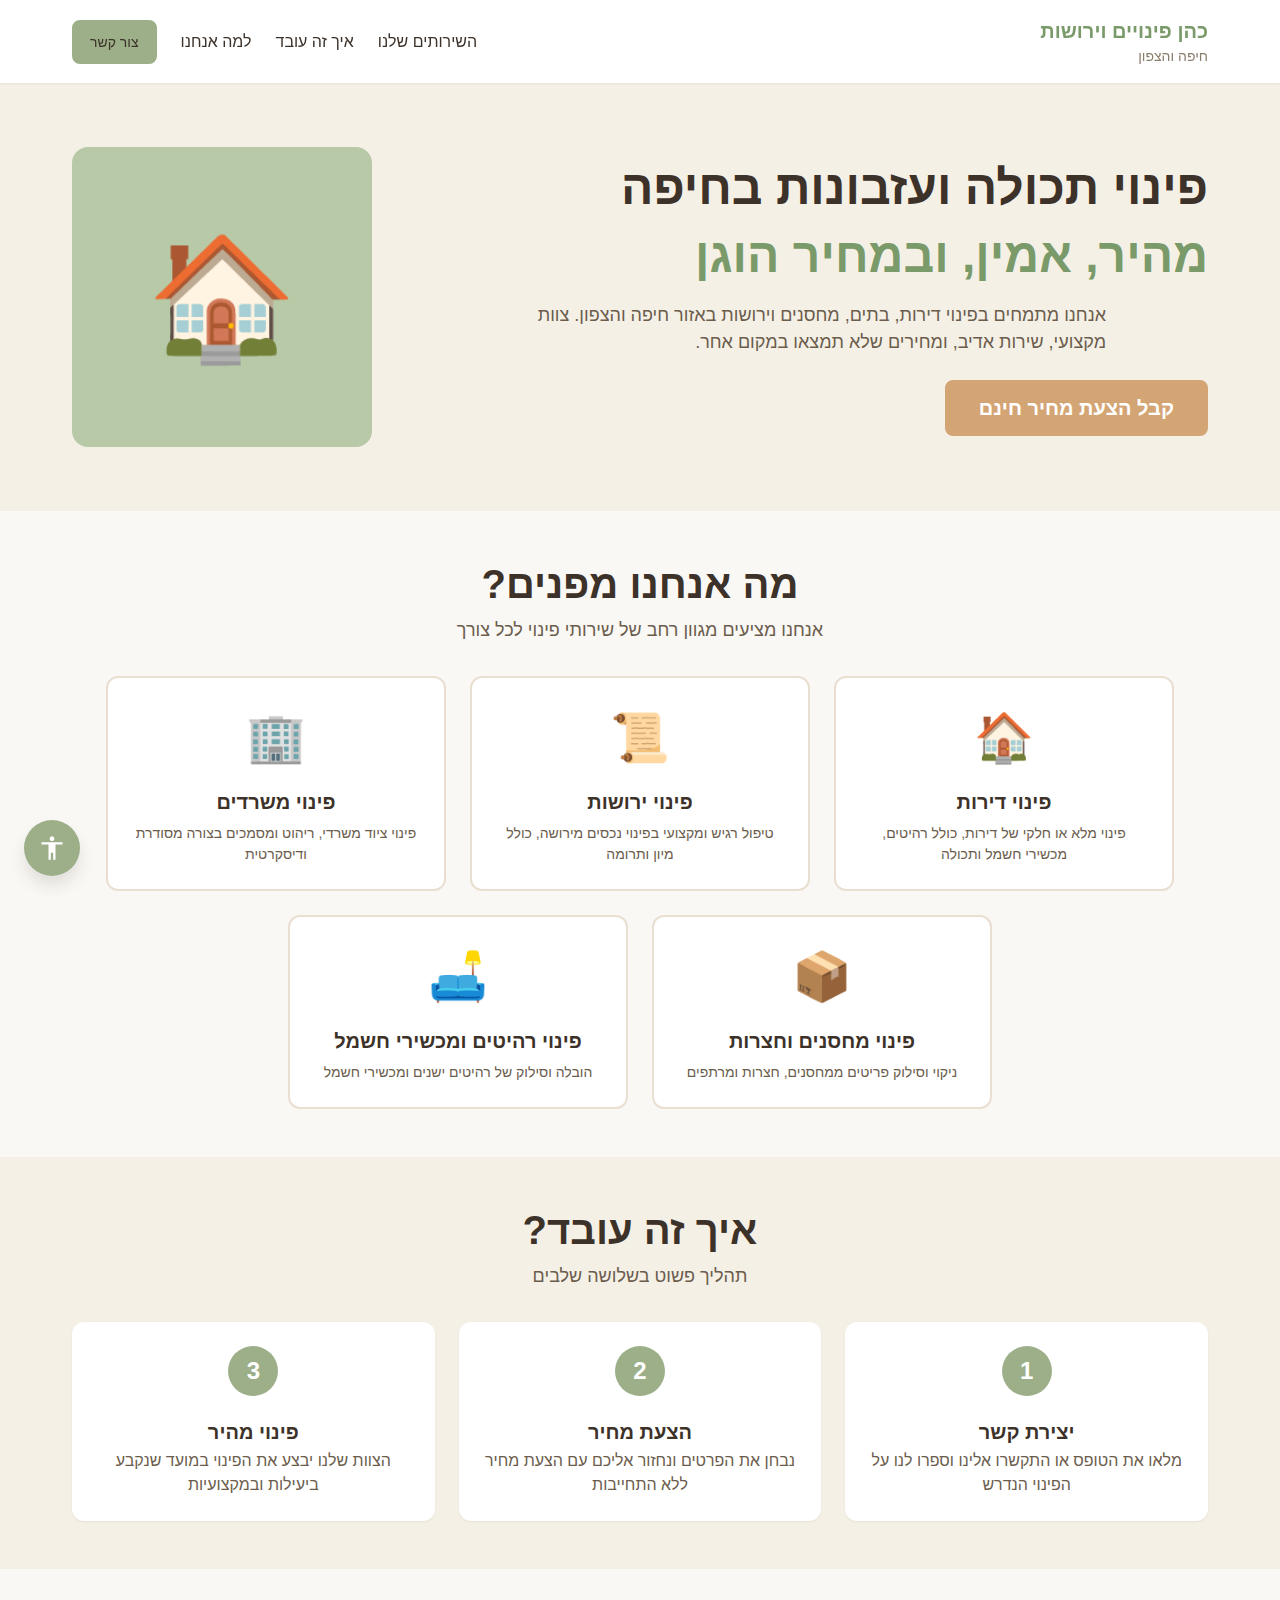
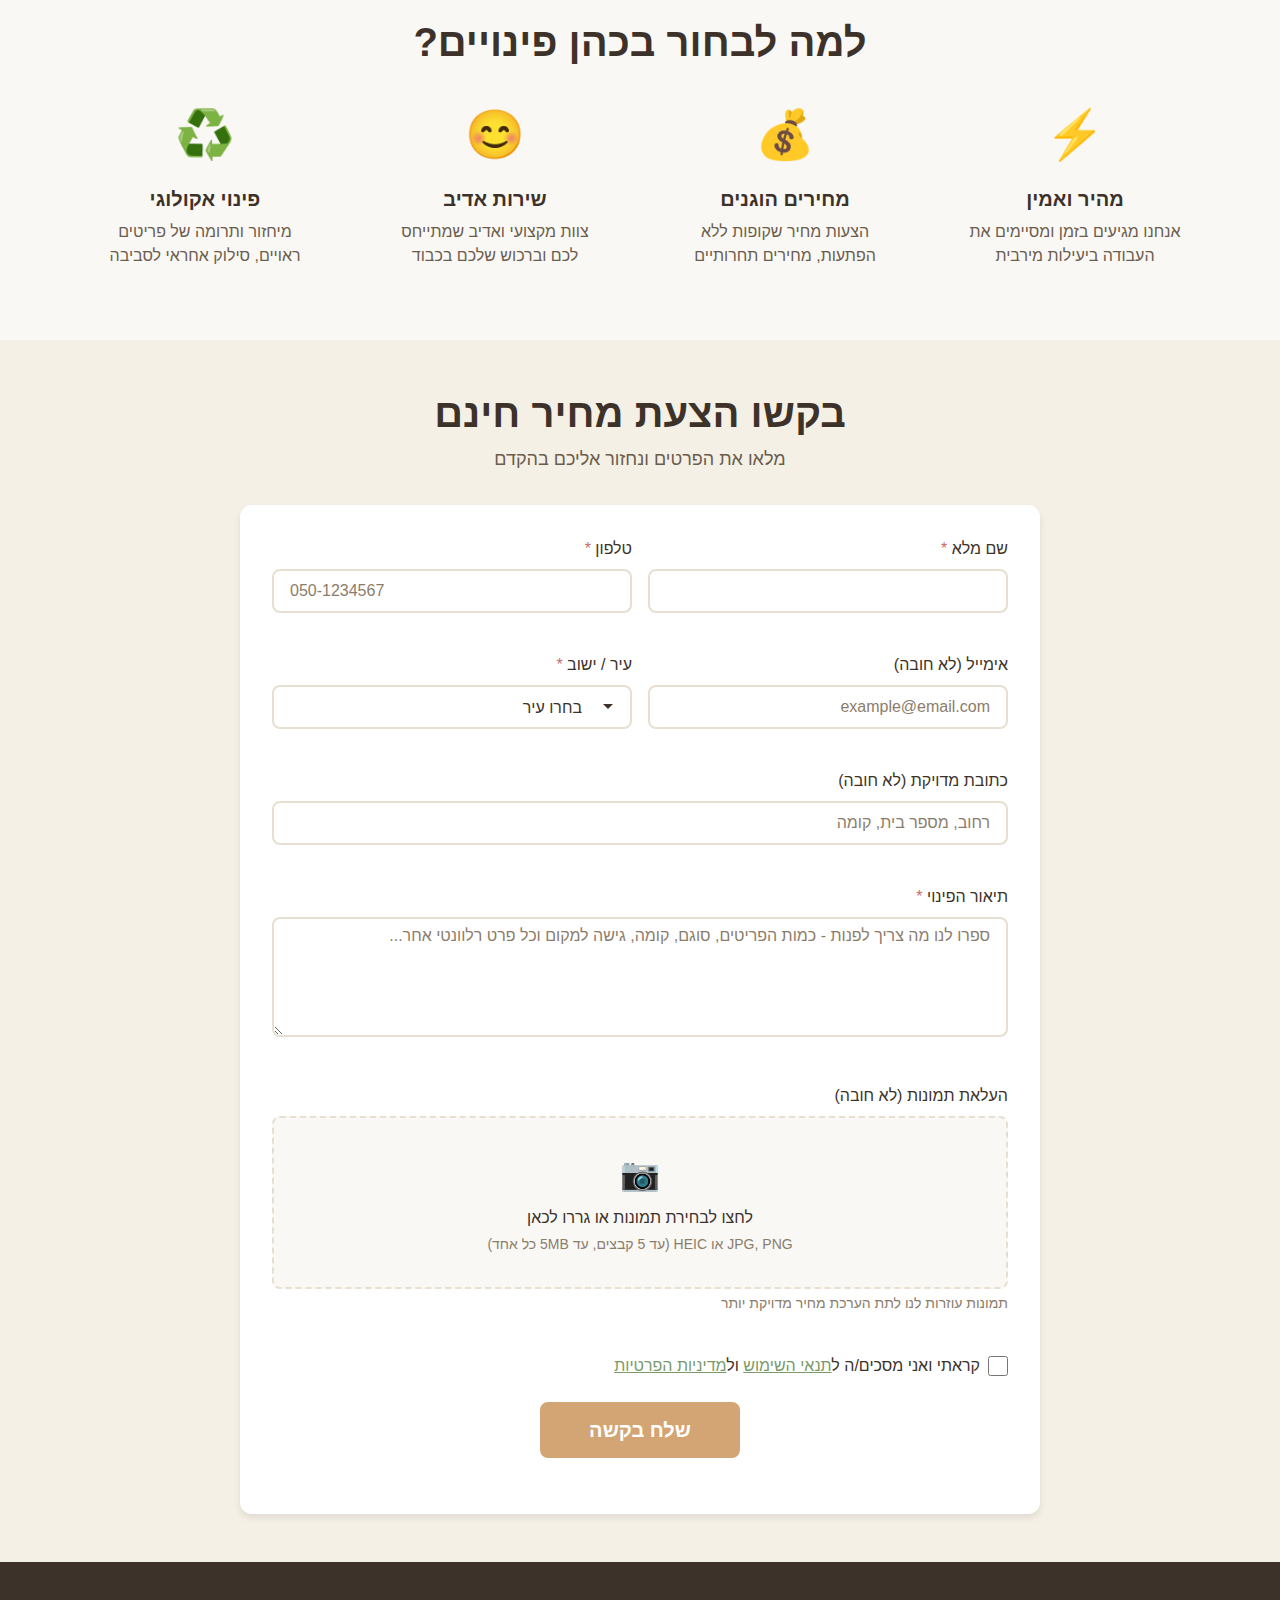
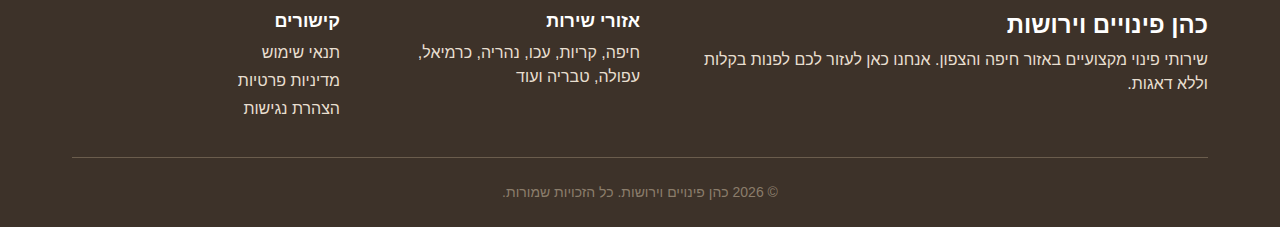
<file: index.html>
<!DOCTYPE html>
<html lang="he" dir="rtl">
<head>
    <meta charset="UTF-8">
    <meta name="viewport" content="width=device-width, initial-scale=1.0">
    <title>כהן פינויים וירושות | Cohen Services Hub</title>
    <meta name="description" content="כהן פינויים - שירותי פינוי תכולה, פינוי עזבונות ופינוי דירות בחיפה והצפון.">
    <link rel="canonical" href="https://avirbig.github.io/cohen_services_hub/sites/junk-removal/">
    <meta http-equiv="refresh" content="0; url=sites/junk-removal/">
    <script>
        window.location.replace("sites/junk-removal/");
    </script>
</head>
<body>
    <p>מעביר אותך לאתר... <a href="sites/junk-removal/">לחץ כאן אם האתר לא נטען</a></p>
</body>
</html>
</file>
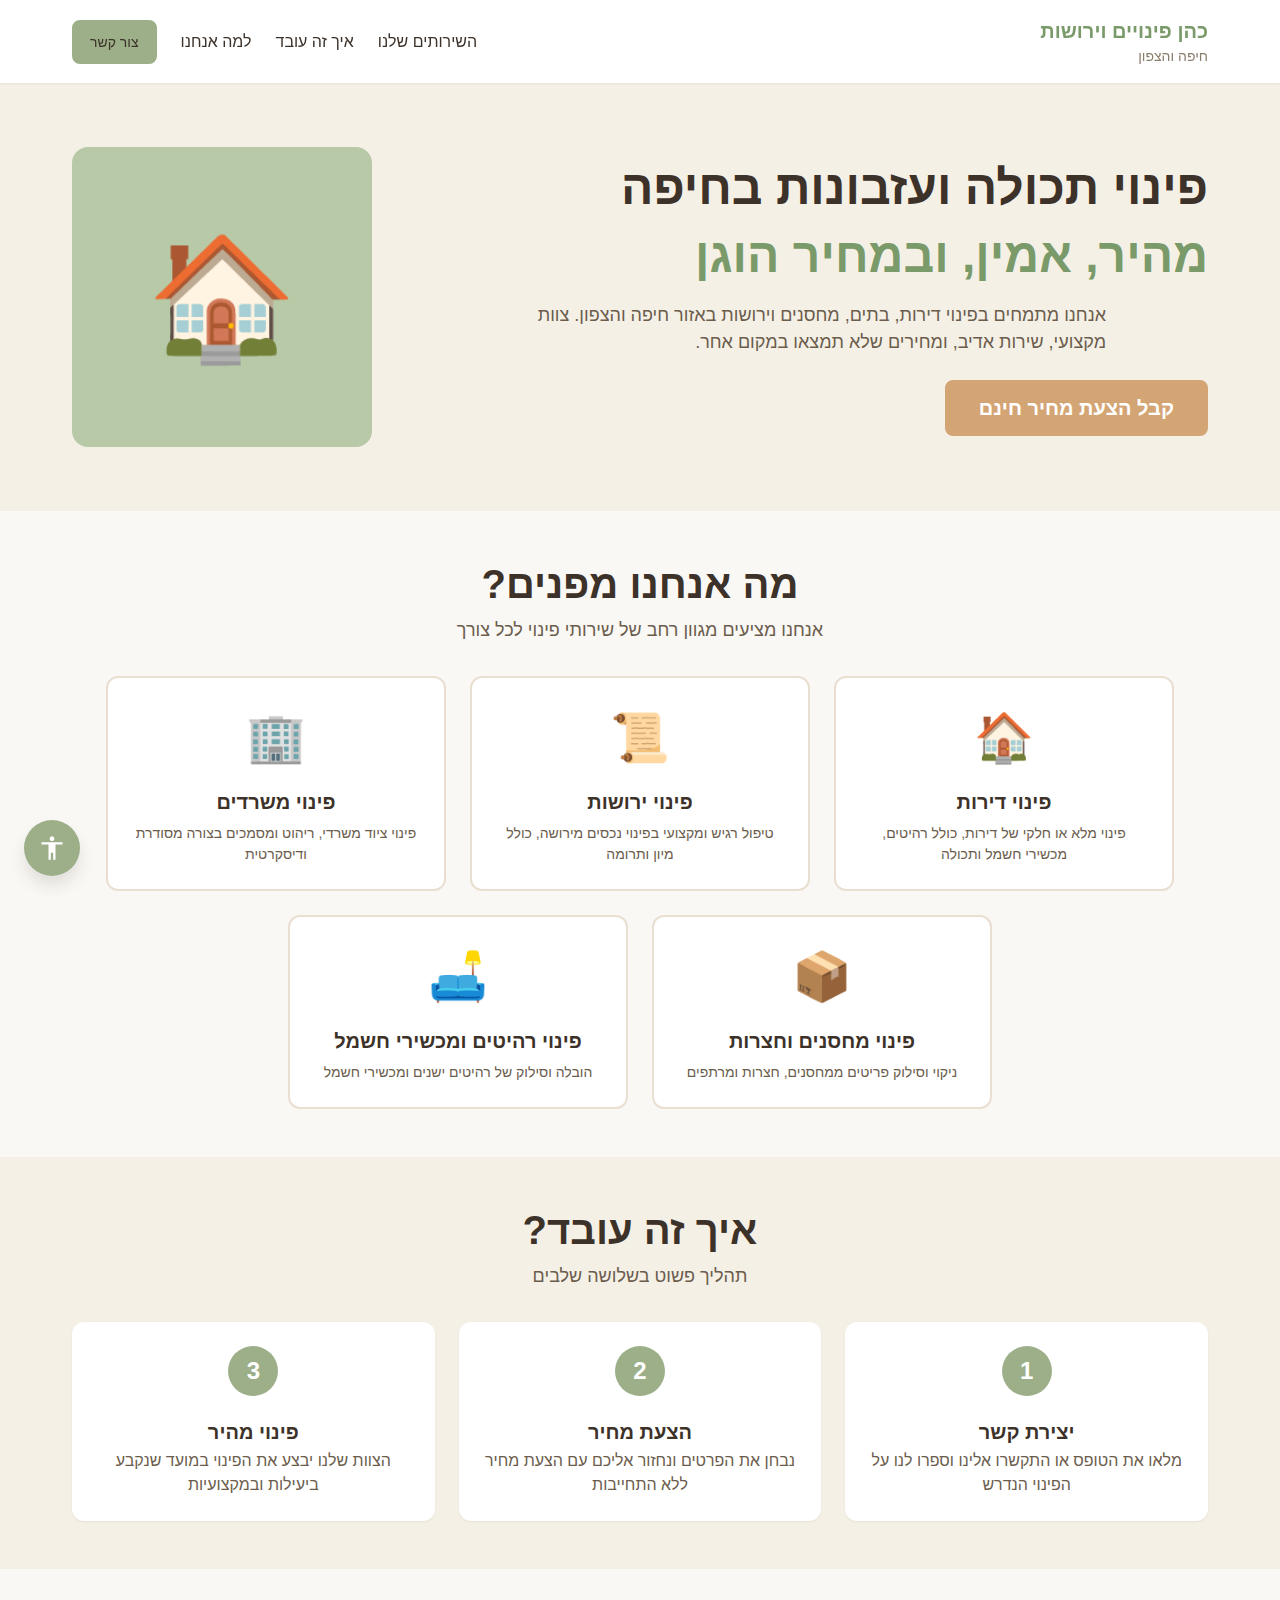
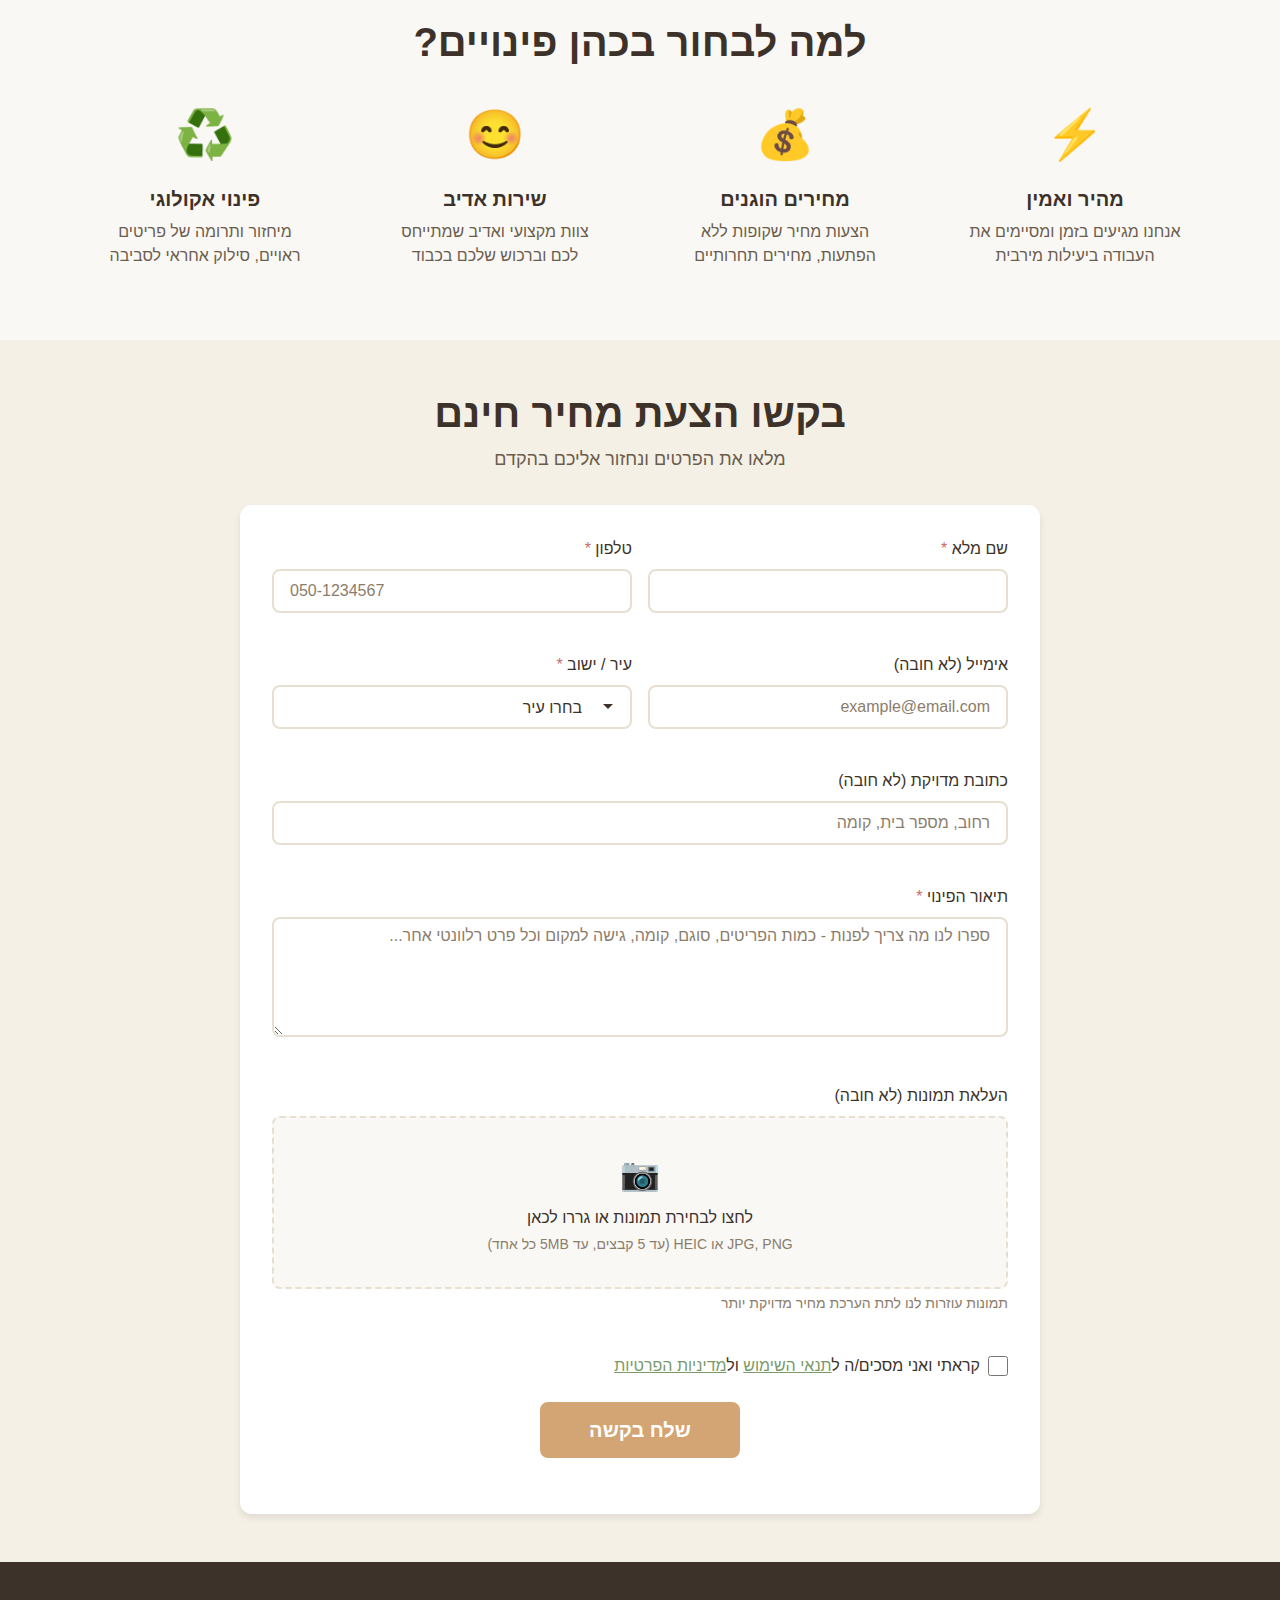
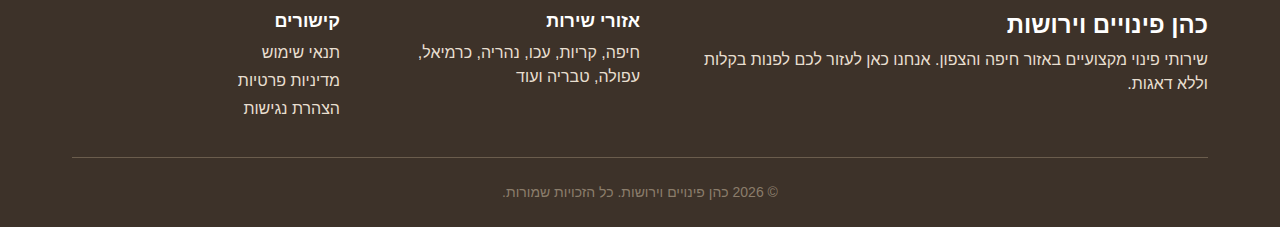
<file: sites/junk-removal/index.html>
﻿<!DOCTYPE html>
<html lang="he" dir="rtl">
<head>
    <meta charset="UTF-8">
    <meta name="viewport" content="width=device-width, initial-scale=1.0">
    
    <!-- Primary SEO Meta Tags -->
    <title>פינוי דירות וירושות בחיפה | כהן פינויים - שירות מהיר ואמין</title>
    <meta name="description" content="כהן פינויים - שירותי פינוי תכולה, פינוי עזבונות ופינוי דירות בחיפה והצפון. הצעת מחיר חינם, שירות מהיר תוך 24 שעות. צוות מקצועי ומחירים הוגנים. התקשרו עכשיו!">
    <meta name="keywords" content="פינוי דירות חיפה, פינוי תכולה, פינוי עזבונות, פינוי ירושות, פינוי רהיטים חיפה, פינוי בתים, פינוי מחסנים, פינוי משרדים, הובלות חיפה, סילוק רהיטים">
    <meta name="author" content="כהן פינויים וירושות">
    <meta name="robots" content="index, follow">
    <meta name="geo.region" content="IL-HA">
    <meta name="geo.placename" content="Haifa">
    <link rel="canonical" href="https://avirbig.github.io/cohen_services_hub/sites/junk-removal/">
    
    <!-- Open Graph / Facebook -->
    <meta property="og:type" content="website">
    <meta property="og:url" content="https://avirbig.github.io/cohen_services_hub/sites/junk-removal/">
    <meta property="og:title" content="פינוי דירות וירושות בחיפה | כהן פינויים - שירות מהיר ואמין">
    <meta property="og:description" content="שירותי פינוי תכולה, עזבונות ודירות בחיפה והצפון. הצעת מחיר חינם, שירות מהיר תוך 24 שעות.">
    <meta property="og:locale" content="he_IL">
    <meta property="og:site_name" content="כהן פינויים וירושות">
    <!-- <meta property="og:image" content="https://avirbig.github.io/cohen_services_hub/sites/junk-removal/assets/images/og-image.jpg"> -->
    
    <!-- Twitter -->
    <meta name="twitter:card" content="summary_large_image">
    <meta name="twitter:title" content="פינוי דירות וירושות בחיפה | כהן פינויים">
    <meta name="twitter:description" content="שירותי פינוי תכולה, עזבונות ודירות בחיפה והצפון. הצעת מחיר חינם!">
    
    <!-- JSON-LD Structured Data for LocalBusiness -->
    <script type="application/ld+json">
    {
        "@context": "https://schema.org",
        "@type": ["LocalBusiness", "MovingCompany"],
        "name": "כהן פינויים וירושות",
        "alternateName": "Cohen Pinuyim",
        "description": "שירותי פינוי דירות, תכולה, עזבונות וירושות בחיפה והצפון. שירות מהיר, מקצועי ובמחיר הוגן.",
        "url": "https://avirbig.github.io/cohen_services_hub/sites/junk-removal/",
        "telephone": "+972-50-0000000",
        "email": "yemenhood@gmail.com",
        "address": {
            "@type": "PostalAddress",
            "addressLocality": "חיפה",
            "addressRegion": "מחוז חיפה",
            "addressCountry": "IL"
        },
        "geo": {
            "@type": "GeoCoordinates",
            "latitude": 32.7940,
            "longitude": 34.9896
        },
        "areaServed": [
            {
                "@type": "City",
                "name": "חיפה"
            },
            {
                "@type": "City",
                "name": "קריית אתא"
            },
            {
                "@type": "City",
                "name": "קריית ביאליק"
            },
            {
                "@type": "City",
                "name": "קריית מוצקין"
            },
            {
                "@type": "City",
                "name": "עכו"
            },
            {
                "@type": "City",
                "name": "נהריה"
            },
            {
                "@type": "City",
                "name": "כרמיאל"
            },
            {
                "@type": "City",
                "name": "טבריה"
            }
        ],
        "serviceType": ["פינוי דירות", "פינוי תכולה", "פינוי עזבונות", "פינוי ירושות", "פינוי משרדים", "פינוי מחסנים"],
        "priceRange": "₪₪",
        "openingHoursSpecification": {
            "@type": "OpeningHoursSpecification",
            "dayOfWeek": ["Sunday", "Monday", "Tuesday", "Wednesday", "Thursday", "Friday"],
            "opens": "08:00",
            "closes": "20:00"
        },
        "sameAs": [],
        "hasOfferCatalog": {
            "@type": "OfferCatalog",
            "name": "שירותי פינוי",
            "itemListElement": [
                {
                    "@type": "Offer",
                    "itemOffered": {
                        "@type": "Service",
                        "name": "פינוי דירות",
                        "description": "פינוי מלא או חלקי של דירות, כולל רהיטים ותכולה"
                    }
                },
                {
                    "@type": "Offer",
                    "itemOffered": {
                        "@type": "Service",
                        "name": "פינוי עזבונות",
                        "description": "טיפול רגיש ומקצועי בפינוי נכסים מירושה"
                    }
                }
            ]
        }
    }
    </script>
    
    <title>פינוי דירות וירושות בחיפה | כהן פינויים - שירות מהיר ואמין</title>
    
    <!-- Stylesheets -->
    <link rel="stylesheet" href="../../shared/css/base.css">
    <link rel="stylesheet" href="../../shared/css/accessibility.css">
    <link rel="stylesheet" href="css/styles.css">
    
    <!-- Favicon -->
    <link rel="icon" type="image/png" sizes="32x32" href="../../shared/assets/icons/favicon/favicon-32x32.png">
    <link rel="icon" type="image/png" sizes="16x16" href="../../shared/assets/icons/favicon/favicon-16x16.png">
    <link rel="icon" href="../../shared/assets/icons/favicon/favicon.ico">
    <link rel="apple-touch-icon" sizes="180x180" href="../../shared/assets/icons/favicon/apple-touch-icon.png">
    <link rel="manifest" href="../../shared/assets/icons/favicon/site.webmanifest">

    <!-- Google tag (gtag.js) -->
    <script async src="https://www.googletagmanager.com/gtag/js?id=G-1F65YQB55E"></script>
    <script>
      window.dataLayer = window.dataLayer || [];
      function gtag(){dataLayer.push(arguments);}
      gtag('js', new Date());

      gtag('config', 'G-1F65YQB55E');
    </script>
</head>
<body>
    <!-- Skip to Content Link (Accessibility) -->
    <a href="#main-content" class="skip-link">דלג לתוכן הראשי</a>

    <!-- ========================================
         HEADER
         ======================================== -->
    <header class="header" role="banner">
        <div class="container header__container">
            <!-- Logo / Business Name -->
            <div class="header__logo">
                <a href="index.html" aria-label="כהן פינויים וירושות - עמוד הבית">
                    <span class="header__logo-text">כהן פינויים וירושות</span>
                    <span class="header__logo-tagline">חיפה והצפון</span>
                </a>
            </div>

            <!-- Navigation -->
            <nav class="header__nav" role="navigation" aria-label="ניווט ראשי">
                <ul class="header__nav-list">
                    <li><a href="#services">השירותים שלנו</a></li>
                    <li><a href="#how-it-works">איך זה עובד</a></li>
                    <li><a href="#why-us">למה אנחנו</a></li>
                    <li><a href="#contact" class="btn btn-primary btn-sm">צור קשר</a></li>
                </ul>
            </nav>

            <!-- Mobile Menu Toggle -->
            <button class="header__menu-toggle" aria-label="פתח תפריט" aria-expanded="false" aria-controls="mobile-menu">
                <span class="header__menu-icon"></span>
            </button>
        </div>

        <!-- Mobile Menu -->
        <nav class="mobile-menu" id="mobile-menu" role="navigation" aria-label="תפריט נייד" aria-hidden="true">
            <ul class="mobile-menu__list">
                <li><a href="#services">השירותים שלנו</a></li>
                <li><a href="#how-it-works">איך זה עובד</a></li>
                <li><a href="#why-us">למה אנחנו</a></li>
                <li><a href="#contact" class="btn btn-primary">צור קשר</a></li>
            </ul>
        </nav>
    </header>

    <!-- ========================================
         MAIN CONTENT
         ======================================== -->
    <main id="main-content" role="main">
        
        <!-- ========================================
             HERO SECTION
             ======================================== -->
        <section class="hero" aria-labelledby="hero-title">
            <div class="container hero__container">
                <div class="hero__content">
                    <h1 id="hero-title" class="hero__title">
                        פינוי תכולה ועזבונות בחיפה
                        <span class="hero__title-highlight">מהיר, אמין, ובמחיר הוגן</span>
                    </h1>
                    <p class="hero__description">
                        אנחנו מתמחים בפינוי דירות, בתים, מחסנים וירושות באזור חיפה והצפון.
                        צוות מקצועי, שירות אדיב, ומחירים שלא תמצאו במקום אחר.
                    </p>
                    <a href="#contact" class="btn btn-accent btn-lg hero__cta">
                        קבל הצעת מחיר חינם
                    </a>
                </div>
                <div class="hero__image">
                    <!-- TODO: Add hero image -->
                    <div class="hero__image-placeholder" role="img" aria-label="שירות פינוי דירות ותכולה בחיפה - כהן פינויים">
                        <span>🏠</span>
                    </div>
                </div>
            </div>
        </section>

        <!-- ========================================
             SERVICES SECTION
             ======================================== -->
        <section class="services" id="services" aria-labelledby="services-title">
            <div class="container">
                <h2 id="services-title" class="section-title">מה אנחנו מפנים?</h2>
                <p class="section-subtitle">אנחנו מציעים מגוון רחב של שירותי פינוי לכל צורך</p>
                
                                <div class="services__grid">
                    <!-- Service 1 -->
                    <div class="service-card">
                        <div class="service-card__icon" aria-hidden="true">🏠</div>
                        <h3 class="service-card__title">פינוי דירות</h3>
                        <p class="service-card__description">פינוי מלא או חלקי של דירות, כולל רהיטים, מכשירי חשמל ותכולה</p>
                    </div>

                    <!-- Service 2 -->
                    <div class="service-card">
                        <div class="service-card__icon" aria-hidden="true">📜</div>
                        <h3 class="service-card__title">פינוי ירושות</h3>
                        <p class="service-card__description">טיפול רגיש ומקצועי בפינוי נכסים מירושה, כולל מיון ותרומה</p>
                    </div>

                    <!-- Service 3 -->
                    <div class="service-card">
                        <div class="service-card__icon" aria-hidden="true">🏢</div>
                        <h3 class="service-card__title">פינוי משרדים</h3>
                        <p class="service-card__description">פינוי ציוד משרדי, ריהוט ומסמכים בצורה מסודרת ודיסקרטית</p>
                    </div>

                    <!-- Service 4 -->
                    <div class="service-card">
                        <div class="service-card__icon" aria-hidden="true">📦</div>
                        <h3 class="service-card__title">פינוי מחסנים וחצרות</h3>
                        <p class="service-card__description">ניקוי וסילוק פריטים ממחסנים, חצרות ומרתפים</p>
                    </div>

                    <!-- Service 5 -->
                    <div class="service-card">
                        <div class="service-card__icon" aria-hidden="true">🛋️</div>
                        <h3 class="service-card__title">פינוי רהיטים ומכשירי חשמל</h3>
                        <p class="service-card__description">הובלה וסילוק של רהיטים ישנים ומכשירי חשמל</p>
                    </div>
                </div>
            </div>
        </section>

        <!-- ========================================
             HOW IT WORKS SECTION
             ======================================== -->
        <section class="how-it-works" id="how-it-works" aria-labelledby="how-title">
            <div class="container">
                <h2 id="how-title" class="section-title">איך זה עובד?</h2>
                <p class="section-subtitle">תהליך פשוט בשלושה שלבים</p>

                <div class="steps">
                    <!-- Step 1 -->
                    <div class="step">
                        <div class="step__number" aria-hidden="true">1</div>
                        <div class="step__content">
                            <h3 class="step__title">יצירת קשר</h3>
                            <p class="step__description">מלאו את הטופס או התקשרו אלינו וספרו לנו על הפינוי הנדרש</p>
                        </div>
                    </div>

                    <!-- Step 2 -->
                    <div class="step">
                        <div class="step__number" aria-hidden="true">2</div>
                        <div class="step__content">
                            <h3 class="step__title">הצעת מחיר</h3>
                            <p class="step__description">נבחן את הפרטים ונחזור אליכם עם הצעת מחיר ללא התחייבות</p>
                        </div>
                    </div>

                    <!-- Step 3 -->
                    <div class="step">
                        <div class="step__number" aria-hidden="true">3</div>
                        <div class="step__content">
                            <h3 class="step__title">פינוי מהיר</h3>
                            <p class="step__description">הצוות שלנו יבצע את הפינוי במועד שנקבע ביעילות ובמקצועיות</p>
                        </div>
                    </div>
                </div>
            </div>
        </section>

        <!-- ========================================
             WHY CHOOSE US SECTION
             ======================================== -->
        <section class="why-us" id="why-us" aria-labelledby="why-title">
            <div class="container">
                <h2 id="why-title" class="section-title">למה לבחור בכהן פינויים?</h2>
                
                <div class="benefits">
                    <!-- Benefit 1 -->
                    <div class="benefit-card">
                        <div class="benefit-card__icon" aria-hidden="true">⚡</div>
                        <h3 class="benefit-card__title">מהיר ואמין</h3>
                        <p class="benefit-card__description">אנחנו מגיעים בזמן ומסיימים את העבודה ביעילות מירבית</p>
                    </div>

                    <!-- Benefit 2 -->
                    <div class="benefit-card">
                        <div class="benefit-card__icon" aria-hidden="true">💰</div>
                        <h3 class="benefit-card__title">מחירים הוגנים</h3>
                        <p class="benefit-card__description">הצעות מחיר שקופות ללא הפתעות, מחירים תחרותיים</p>
                    </div>

                    <!-- Benefit 3 -->
                    <div class="benefit-card">
                        <div class="benefit-card__icon" aria-hidden="true">😊</div>
                        <h3 class="benefit-card__title">שירות אדיב</h3>
                        <p class="benefit-card__description">צוות מקצועי ואדיב שמתייחס לכם וברכוש שלכם בכבוד</p>
                    </div>

                    <!-- Benefit 4 -->
                    <div class="benefit-card">
                        <div class="benefit-card__icon" aria-hidden="true">♻️</div>
                        <h3 class="benefit-card__title">פינוי אקולוגי</h3>
                        <p class="benefit-card__description">מיחזור ותרומה של פריטים ראויים, סילוק אחראי לסביבה</p>
                    </div>
                </div>
            </div>
        </section>

        <!-- ========================================
             CONTACT FORM SECTION
             ======================================== -->
        <section class="contact" id="contact" aria-labelledby="contact-title">
            <div class="container">
                <h2 id="contact-title" class="section-title">בקשו הצעת מחיר חינם</h2>
                <p class="section-subtitle">מלאו את הפרטים ונחזור אליכם בהקדם</p>

                <!-- 
                    FORMINIT - FORM SUBMISSIONS WITH FILE UPLOAD
                    Submissions will be sent to: yemenhood@gmail.com
                    Using Forminit SDK with fi- prefixed field names
                -->
                <form class="contact-form" 
                      id="contact-form"
                      novalidate>

                    <div class="contact-form__grid">
                        <!-- Full Name -->
                        <div class="form-group">
                            <label for="name" class="form-label form-label-required">שם מלא</label>
                            <input type="text" 
                                   id="name" 
                                   name="fi-sender-firstName" 
                                   class="form-input" 
                                   required
                                   autocomplete="name"
                                   aria-required="true">
                        </div>

                        <!-- Phone -->
                        <div class="form-group">
                            <label for="phone" class="form-label form-label-required">טלפון</label>
                            <input type="tel" 
                                   id="phone" 
                                   name="fi-text-phone" 
                                   class="form-input" 
                                   required
                                   autocomplete="tel"
                                   placeholder="050-1234567"
                                   aria-required="true">
                        </div>

                        <!-- Email -->
                        <div class="form-group">
                            <label for="email" class="form-label">אימייל (לא חובה)</label>
                            <input type="email" 
                                   id="email" 
                                   name="fi-sender-email" 
                                   class="form-input"
                                   autocomplete="email"
                                   placeholder="example@email.com">
                        </div>

                        <!-- City -->
                        <div class="form-group">
                            <label for="city" class="form-label form-label-required">עיר / ישוב</label>
                            <select id="city" name="fi-select-city" class="form-select" required aria-required="true">
                                <option value="">בחרו עיר</option>
                                <optgroup label="חיפה והסביבה">
                                    <option value="חיפה">חיפה</option>
                                    <option value="קריית אתא">קריית אתא</option>
                                    <option value="קריית ביאליק">קריית ביאליק</option>
                                    <option value="קריית מוצקין">קריית מוצקין</option>
                                    <option value="קריית ים">קריית ים</option>
                                    <option value="נשר">נשר</option>
                                    <option value="טירת כרמל">טירת כרמל</option>
                                </optgroup>
                                <optgroup label="צפון">
                                    <option value="עכו">עכו</option>
                                    <option value="נהריה">נהריה</option>
                                    <option value="כרמיאל">כרמיאל</option>
                                    <option value="עפולה">עפולה</option>
                                    <option value="טבריה">טבריה</option>
                                    <option value="צפת">צפת</option>
                                    <option value="קריית שמונה">קריית שמונה</option>
                                </optgroup>
                                <option value="אחר">אחר</option>
                            </select>
                        </div>

                        <!-- Address -->
                        <div class="form-group form-group--full">
                            <label for="address" class="form-label">כתובת מדויקת (לא חובה)</label>
                            <input type="text" 
                                   id="address" 
                                   name="fi-text-address" 
                                   class="form-input"
                                   autocomplete="street-address"
                                   placeholder="רחוב, מספר בית, קומה">
                        </div>

                        <!-- Description -->
                        <div class="form-group form-group--full">
                            <label for="description" class="form-label form-label-required">תיאור הפינוי</label>
                            <textarea id="description" 
                                      name="fi-text-description" 
                                      class="form-textarea" 
                                      required
                                      aria-required="true"
                                      placeholder="ספרו לנו מה צריך לפנות - כמות הפריטים, סוגם, קומה, גישה למקום וכל פרט רלוונטי אחר..."></textarea>
                        </div>

                        <!-- Photo Upload -->
                        <div class="form-group form-group--full">
                            <label for="photos" class="form-label">העלאת תמונות (לא חובה)</label>
                            <div class="file-upload" id="file-upload-area">
                                <input type="file" 
                                       id="photos" 
                                       name="fi-file-photos[]" 
                                       class="file-upload__input"
                                       accept="image/jpeg,image/png,image/heic,image/heif"
                                       multiple
                                       aria-describedby="photos-help">
                                <label for="photos" class="file-upload__label">
                                    <span class="file-upload__icon" aria-hidden="true">📷</span>
                                    <span class="file-upload__text">לחצו לבחירת תמונות או גררו לכאן</span>
                                    <span class="file-upload__hint">JPG, PNG או HEIC (עד 5 קבצים, עד 5MB כל אחד)</span>
                                </label>
                                <div class="file-upload__preview" id="photos-preview" aria-live="polite"></div>
                            </div>
                            <span id="photos-help" class="form-hint">תמונות עוזרות לנו לתת הערכת מחיר מדויקת יותר</span>
                        </div>

                    </div>

                    <!-- Terms Checkbox -->
                    <div class="form-group form-group--terms">
                        <label class="form-checkbox">
                            <input type="checkbox" 
                                   id="terms" 
                                   name="fi-checkbox-terms" 
                                   value="yes"
                                   required
                                   aria-required="true">
                            <span>קראתי ואני מסכים/ה ל<a href="terms.html" target="_blank">תנאי השימוש</a> ול<a href="terms.html#privacy" target="_blank">מדיניות הפרטיות</a></span>
                        </label>
                    </div>

                    <!-- Submit Button -->
                    <div class="form-group form-group--submit">
                        <button type="submit" class="btn btn-accent btn-lg contact-form__submit">
                            <span class="contact-form__submit-text">שלח בקשה</span>
                            <span class="contact-form__submit-loading hidden" aria-hidden="true">
                                <span class="spinner"></span>
                                שולח...
                            </span>
                        </button>
                    </div>
                </form>
            </div>
        </section>

    </main>

    <!-- ========================================
         FOOTER
         ======================================== -->
    <footer class="footer" role="contentinfo">
        <div class="container">
            <div class="footer__content">
                <!-- Business Info -->
                <div class="footer__info">
                    <h3 class="footer__title">כהן פינויים וירושות</h3>
                    <p class="footer__description">
                        שירותי פינוי מקצועיים באזור חיפה והצפון.
                        אנחנו כאן לעזור לכם לפנות בקלות וללא דאגות.
                    </p>
                </div>

                <!-- Service Areas -->
                <div class="footer__areas">
                    <h4 class="footer__subtitle">אזורי שירות</h4>
                    <p>חיפה, קריות, עכו, נהריה, כרמיאל, עפולה, טבריה ועוד</p>
                </div>

                <!-- Links -->
                <div class="footer__links">
                    <h4 class="footer__subtitle">קישורים</h4>
                    <ul>
                        <li><a href="terms.html">תנאי שימוש</a></li>
                        <li><a href="terms.html#privacy">מדיניות פרטיות</a></li>
                        <li><a href="accessibility-statement.html">הצהרת נגישות</a></li>
                    </ul>
                </div>
            </div>

            <!-- Copyright -->
            <div class="footer__bottom">
                <p>&copy; 2026 כהן פינויים וירושות. כל הזכויות שמורות.</p>
            </div>
        </div>
    </footer>

    <!-- ========================================
         SCRIPTS
         ======================================== -->
    <script src="../../shared/js/utils.js"></script>
    <script src="../../shared/js/accessibility.js"></script>
    <script src="https://forminit.com/sdk/v1/forminit.js"></script>
    <script src="js/main.js"></script>

    <!-- 
         TESTING CHECKLIST:
         [x] RTL layout displays correctly
         [x] Form submission works with Forminit
         [x] File upload shows previews
         [x] All internal links work
         [x] Mobile responsive design
         [x] Accessibility widget functions
         [x] Keyboard navigation works
         [x] Skip link works
         [x] Focus states visible
    -->
</body>
</html>
</file>
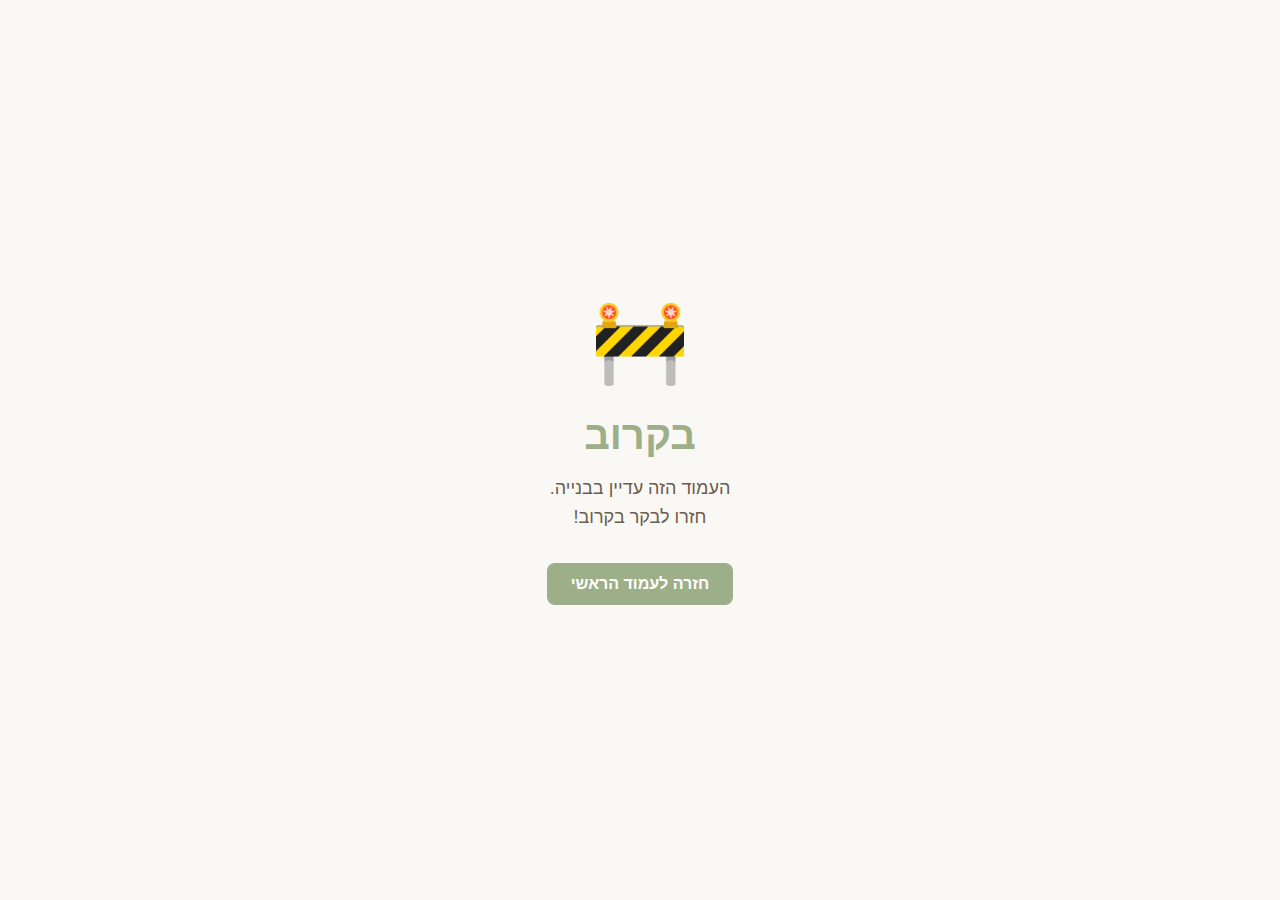
<file: sites/portfolio/index.html>
<!DOCTYPE html>
<html lang="he" dir="rtl">
<head>
    <meta charset="UTF-8">
    <meta name="viewport" content="width=device-width, initial-scale=1.0">
    <meta name="description" content="הפורטפוליו האישי שלי - בקרוב">
    <meta name="robots" content="noindex">
    
    <title>פורטפוליו | בקרוב</title>
    
    <!-- Favicon -->
    <link rel="icon" type="image/png" href="assets/images/favicon.png">
    <link rel="apple-touch-icon" href="assets/images/favicon.png">
    
    <style>
        /* Minimal inline styles for coming soon page */
        :root {
            --color-primary: #9CAF88;
            --color-text: #3D3229;
            --color-background: #FAF8F5;
        }

        * {
            box-sizing: border-box;
            margin: 0;
            padding: 0;
        }

        html, body {
            height: 100%;
        }

        body {
            font-family: 'Segoe UI', Tahoma, Geneva, Verdana, sans-serif;
            background-color: var(--color-background);
            color: var(--color-text);
            display: flex;
            align-items: center;
            justify-content: center;
            text-align: center;
            padding: 2rem;
        }

        .coming-soon {
            max-width: 500px;
        }

        .coming-soon__icon {
            font-size: 80px;
            margin-bottom: 1.5rem;
        }

        .coming-soon__title {
            font-size: 2.5rem;
            color: var(--color-primary);
            margin-bottom: 1rem;
        }

        .coming-soon__text {
            font-size: 1.125rem;
            line-height: 1.6;
            margin-bottom: 2rem;
            color: #6B5D4D;
        }

        .coming-soon__link {
            display: inline-block;
            padding: 0.75rem 1.5rem;
            background-color: var(--color-primary);
            color: white;
            text-decoration: none;
            border-radius: 8px;
            font-weight: 600;
            transition: background-color 0.2s;
        }

        .coming-soon__link:hover {
            background-color: #7A9A6A;
        }
    </style>
</head>
<body>
    <main class="coming-soon" role="main">
        <div class="coming-soon__icon" aria-hidden="true">🚧</div>
        <h1 class="coming-soon__title">בקרוב</h1>
        <p class="coming-soon__text">
            העמוד הזה עדיין בבנייה.
            <br>
            חזרו לבקר בקרוב!
        </p>
        <a href="../junk-removal/index.html" class="coming-soon__link">
            חזרה לעמוד הראשי
        </a>
    </main>
</body>
</html>
</file>
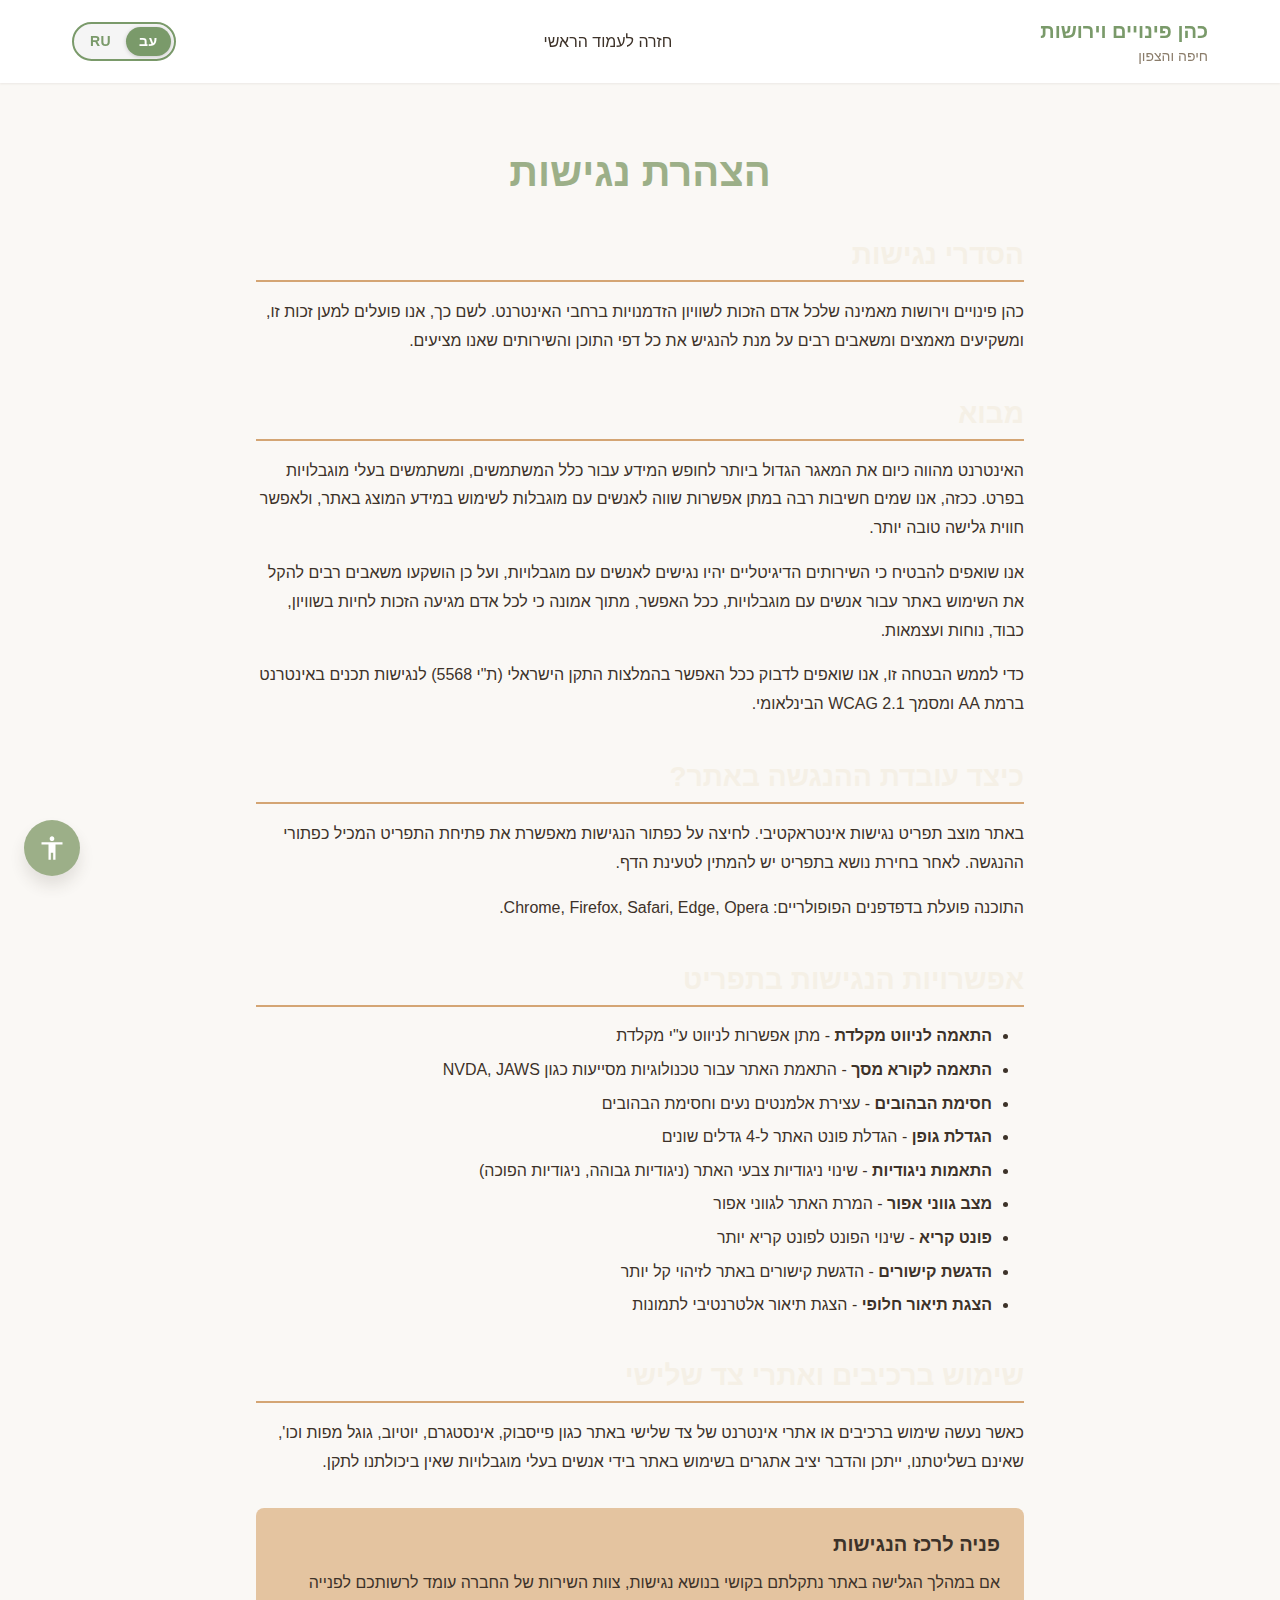
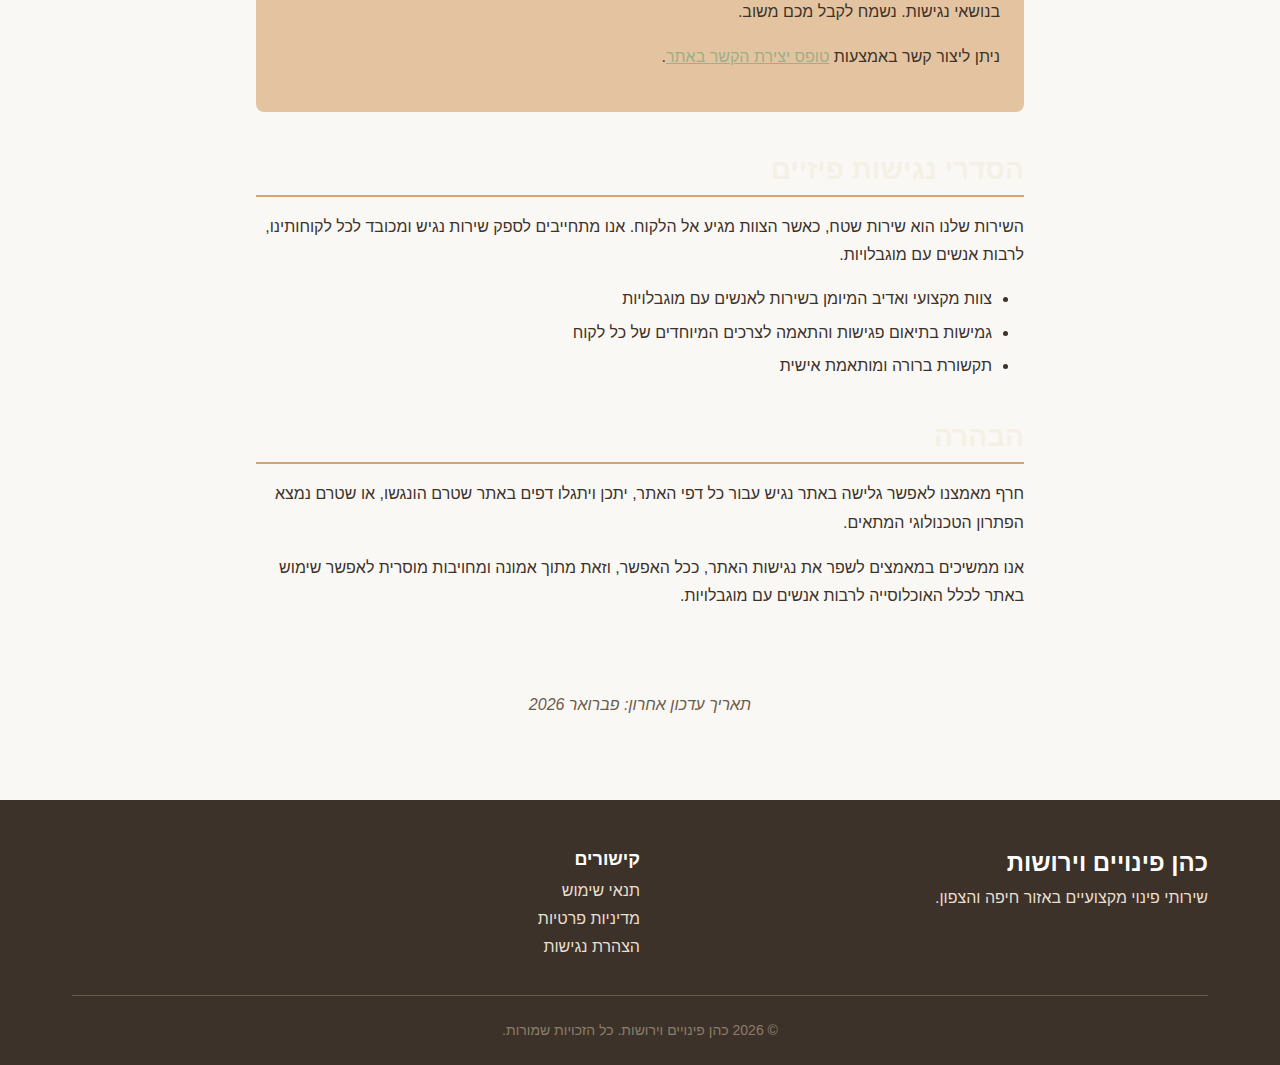
<file: sites/junk-removal/accessibility-statement.html>
<!DOCTYPE html>
<html lang="he" dir="rtl">
<head>
    <meta charset="UTF-8">
    <meta name="viewport" content="width=device-width, initial-scale=1.0">
    <meta name="description" content="הצהרת נגישות - כהן פינויים וירושות מחויבת לנגישות האתר עבור כלל המשתמשים">
    <title>הצהרת נגישות | כהן פינויים וירושות</title>
    
    <link rel="stylesheet" href="../../shared/css/base.css">
    <link rel="stylesheet" href="../../shared/css/accessibility.css">
    <link rel="stylesheet" href="css/styles.css">
    
    <style>
        .accessibility-statement {
            padding: 4rem 0;
            background-color: var(--color-background);
        }
        
        .accessibility-statement__content {
            max-width: 800px;
            margin: 0 auto;
            padding: 0 1rem;
        }
        
        .accessibility-statement h1 {
            font-size: 2.5rem;
            color: var(--color-primary);
            margin-bottom: 2rem;
            text-align: center;
        }
        
        .accessibility-statement h2 {
            font-size: 1.75rem;
            color: var(--color-secondary);
            margin-top: 2.5rem;
            margin-bottom: 1rem;
            border-bottom: 2px solid var(--color-accent);
            padding-bottom: 0.5rem;
        }
        
        .accessibility-statement h3 {
            font-size: 1.25rem;
            color: var(--color-text);
            margin-top: 1.5rem;
            margin-bottom: 0.75rem;
        }
        
        .accessibility-statement p {
            line-height: 1.8;
            margin-bottom: 1rem;
        }
        
        .accessibility-statement ul {
            list-style: disc;
            margin-right: 2rem;
            margin-bottom: 1rem;
        }
        
        .accessibility-statement li {
            margin-bottom: 0.5rem;
            line-height: 1.6;
        }
        
        .accessibility-statement a {
            color: var(--color-primary);
            text-decoration: underline;
        }
        
        .accessibility-statement a:hover {
            color: var(--color-accent);
        }
        
        .contact-box {
            background-color: var(--color-accent-light);
            padding: 1.5rem;
            border-radius: 8px;
            margin: 2rem 0;
        }
        
        .contact-box h3 {
            margin-top: 0;
        }
        
        .update-date {
            text-align: center;
            color: var(--color-text-light);
            font-style: italic;
            margin-top: 3rem;
            padding-top: 2rem;
            border-top: 1px solid var(--color-border);
        }
    </style>
</head>
<body>
    <a href="#main-content" class="skip-link" data-i18n="a11y.skip">דלג לתוכן הראשי</a>

    <header class="header" role="banner">
        <div class="container header__container">
            <div class="header__logo">
                <a href="index.html" aria-label="כהן פינויים וירושות - עמוד הבית">
                    <span class="header__logo-text" data-i18n="header.logo">כהן פינויים וירושות</span>
                    <span class="header__logo-tagline" data-i18n="header.tagline">חיפה והצפון</span>
                </a>
            </div>
            <nav class="header__nav" role="navigation" aria-label="ניווט ראשי">
                <ul class="header__nav-list">
                    <li><a href="index.html" data-i18n="nav.back">חזרה לעמוד הראשי</a></li>
                </ul>
            </nav>

            <!-- Language Switcher -->
            <div class="language-switcher" role="group" aria-label="בחר שפה / Выберите язык">
                <button class="language-switcher__option language-switcher__option--active" data-lang="he" aria-pressed="true" title="עברית">עב</button>
                <button class="language-switcher__option" data-lang="ru" aria-pressed="false" title="Русский">RU</button>
            </div>
        </div>
    </header>

    <main id="main-content" role="main">
        <section class="accessibility-statement">
            <div class="accessibility-statement__content">
                <h1 data-i18n="a11y.h1">הצהרת נגישות</h1>

                <h2 data-i18n="a11y.s1.title">הסדרי נגישות</h2>
                <p data-i18n="a11y.s1.p">כהן פינויים וירושות מאמינה שלכל אדם הזכות לשוויון הזדמנויות ברחבי האינטרנט. לשם כך, אנו פועלים למען זכות זו, ומשקיעים מאמצים ומשאבים רבים על מנת להנגיש את כל דפי התוכן והשירותים שאנו מציעים.</p>

                <h2 data-i18n="a11y.s2.title">מבוא</h2>
                <p data-i18n="a11y.s2.p1">האינטרנט מהווה כיום את המאגר הגדול ביותר לחופש המידע עבור כלל המשתמשים, ומשתמשים בעלי מוגבלויות בפרט. ככזה, אנו שמים חשיבות רבה במתן אפשרות שווה לאנשים עם מוגבלות לשימוש במידע המוצג באתר, ולאפשר חווית גלישה טובה יותר.</p>
                <p data-i18n="a11y.s2.p2">אנו שואפים להבטיח כי השירותים הדיגיטליים יהיו נגישים לאנשים עם מוגבלויות, ועל כן הושקעו משאבים רבים להקל את השימוש באתר עבור אנשים עם מוגבלויות, ככל האפשר, מתוך אמונה כי לכל אדם מגיעה הזכות לחיות בשוויון, כבוד, נוחות ועצמאות.</p>
                <p data-i18n="a11y.s2.p3">כדי לממש הבטחה זו, אנו שואפים לדבוק ככל האפשר בהמלצות התקן הישראלי (ת"י 5568) לנגישות תכנים באינטרנט ברמת AA ומסמך WCAG 2.1 הבינלאומי.</p>

                <h2 data-i18n="a11y.s3.title">כיצד עובדת ההנגשה באתר?</h2>
                <p data-i18n="a11y.s3.p1">באתר מוצב תפריט נגישות אינטראקטיבי. לחיצה על כפתור הנגישות מאפשרת את פתיחת התפריט המכיל כפתורי ההנגשה. לאחר בחירת נושא בתפריט יש להמתין לטעינת הדף.</p>
                <p data-i18n="a11y.s3.p2">התוכנה פועלת בדפדפנים הפופולריים: Chrome, Firefox, Safari, Edge, Opera.</p>

                <h2 data-i18n="a11y.s4.title">אפשרויות הנגישות בתפריט</h2>
                <ul>
                    <li><strong data-i18n="a11y.s4.li1.label">התאמה לניווט מקלדת</strong><span data-i18n="a11y.s4.li1.desc"> - מתן אפשרות לניווט ע"י מקלדת</span></li>
                    <li><strong data-i18n="a11y.s4.li2.label">התאמה לקורא מסך</strong><span data-i18n="a11y.s4.li2.desc"> - התאמת האתר עבור טכנולוגיות מסייעות כגון NVDA, JAWS</span></li>
                    <li><strong data-i18n="a11y.s4.li3.label">חסימת הבהובים</strong><span data-i18n="a11y.s4.li3.desc"> - עצירת אלמנטים נעים וחסימת הבהובים</span></li>
                    <li><strong data-i18n="a11y.s4.li4.label">הגדלת גופן</strong><span data-i18n="a11y.s4.li4.desc"> - הגדלת פונט האתר ל-4 גדלים שונים</span></li>
                    <li><strong data-i18n="a11y.s4.li5.label">התאמות ניגודיות</strong><span data-i18n="a11y.s4.li5.desc"> - שינוי ניגודיות צבעי האתר (ניגודיות גבוהה, ניגודיות הפוכה)</span></li>
                    <li><strong data-i18n="a11y.s4.li6.label">מצב גווני אפור</strong><span data-i18n="a11y.s4.li6.desc"> - המרת האתר לגווני אפור</span></li>
                    <li><strong data-i18n="a11y.s4.li7.label">פונט קריא</strong><span data-i18n="a11y.s4.li7.desc"> - שינוי הפונט לפונט קריא יותר</span></li>
                    <li><strong data-i18n="a11y.s4.li8.label">הדגשת קישורים</strong><span data-i18n="a11y.s4.li8.desc"> - הדגשת קישורים באתר לזיהוי קל יותר</span></li>
                    <li><strong data-i18n="a11y.s4.li9.label">הצגת תיאור חלופי</strong><span data-i18n="a11y.s4.li9.desc"> - הצגת תיאור אלטרנטיבי לתמונות</span></li>
                </ul>

                <h2 data-i18n="a11y.s5.title">שימוש ברכיבים ואתרי צד שלישי</h2>
                <p data-i18n="a11y.s5.p">כאשר נעשה שימוש ברכיבים או אתרי אינטרנט של צד שלישי באתר כגון פייסבוק, אינסטגרם, יוטיוב, גוגל מפות וכו', שאינם בשליטתנו, ייתכן והדבר יציב אתגרים בשימוש באתר בידי אנשים בעלי מוגבלויות שאין ביכולתנו לתקן.</p>

                <div class="contact-box">
                    <h3 data-i18n="a11y.contact.title">פניה לרכז הנגישות</h3>
                    <p data-i18n="a11y.contact.p1">אם במהלך הגלישה באתר נתקלתם בקושי בנושא נגישות, צוות השירות של החברה עומד לרשותכם לפנייה בנושאי נגישות. נשמח לקבל מכם משוב.</p>
                    <p><span data-i18n="a11y.contact.p2.before">ניתן ליצור קשר באמצעות</span> <a href="index.html#contact" data-i18n="a11y.contact.p2.link">טופס יצירת הקשר באתר</a>.</p>
                </div>

                <h2 data-i18n="a11y.s6.title">הסדרי נגישות פיזיים</h2>
                <p data-i18n="a11y.s6.p">השירות שלנו הוא שירות שטח, כאשר הצוות מגיע אל הלקוח. אנו מתחייבים לספק שירות נגיש ומכובד לכל לקוחותינו, לרבות אנשים עם מוגבלויות.</p>
                <ul>
                    <li data-i18n="a11y.s6.li1">צוות מקצועי ואדיב המיומן בשירות לאנשים עם מוגבלויות</li>
                    <li data-i18n="a11y.s6.li2">גמישות בתיאום פגישות והתאמה לצרכים המיוחדים של כל לקוח</li>
                    <li data-i18n="a11y.s6.li3">תקשורת ברורה ומותאמת אישית</li>
                </ul>

                <h2 data-i18n="a11y.s7.title">הבהרה</h2>
                <p data-i18n="a11y.s7.p1">חרף מאמצנו לאפשר גלישה באתר נגיש עבור כל דפי האתר, יתכן ויתגלו דפים באתר שטרם הונגשו, או שטרם נמצא הפתרון הטכנולוגי המתאים.</p>
                <p data-i18n="a11y.s7.p2">אנו ממשיכים במאמצים לשפר את נגישות האתר, ככל האפשר, וזאת מתוך אמונה ומחויבות מוסרית לאפשר שימוש באתר לכלל האוכלוסייה לרבות אנשים עם מוגבלויות.</p>

                <p class="update-date" data-i18n="a11y.update">תאריך עדכון אחרון: פברואר 2026</p>
            </div>
        </section>
    </main>

    <footer class="footer" role="contentinfo">
        <div class="container">
            <div class="footer__content">
                <div class="footer__info">
                    <h3 class="footer__title" data-i18n="footer.title">כהן פינויים וירושות</h3>
                    <p class="footer__description" data-i18n="footer.description.short">שירותי פינוי מקצועיים באזור חיפה והצפון.</p>
                </div>
                <div class="footer__links">
                    <h4 class="footer__subtitle" data-i18n="footer.links.title">קישורים</h4>
                    <ul>
                        <li><a href="terms.html" data-i18n="footer.links.terms">תנאי שימוש</a></li>
                        <li><a href="terms.html#privacy" data-i18n="footer.links.privacy">מדיניות פרטיות</a></li>
                        <li><a href="accessibility-statement.html" data-i18n="footer.links.accessibility">הצהרת נגישות</a></li>
                    </ul>
                </div>
            </div>
            <div class="footer__bottom">
                <p data-i18n="footer.copyright">&copy; 2026 כהן פינויים וירושות. כל הזכויות שמורות.</p>
            </div>
        </div>
    </footer>

    <script src="../../shared/js/utils.js"></script>
    <script src="../../shared/js/accessibility.js"></script>
    <script src="js/translations.js"></script>
    <script src="js/main.js"></script>
</body>
</html>
</file>
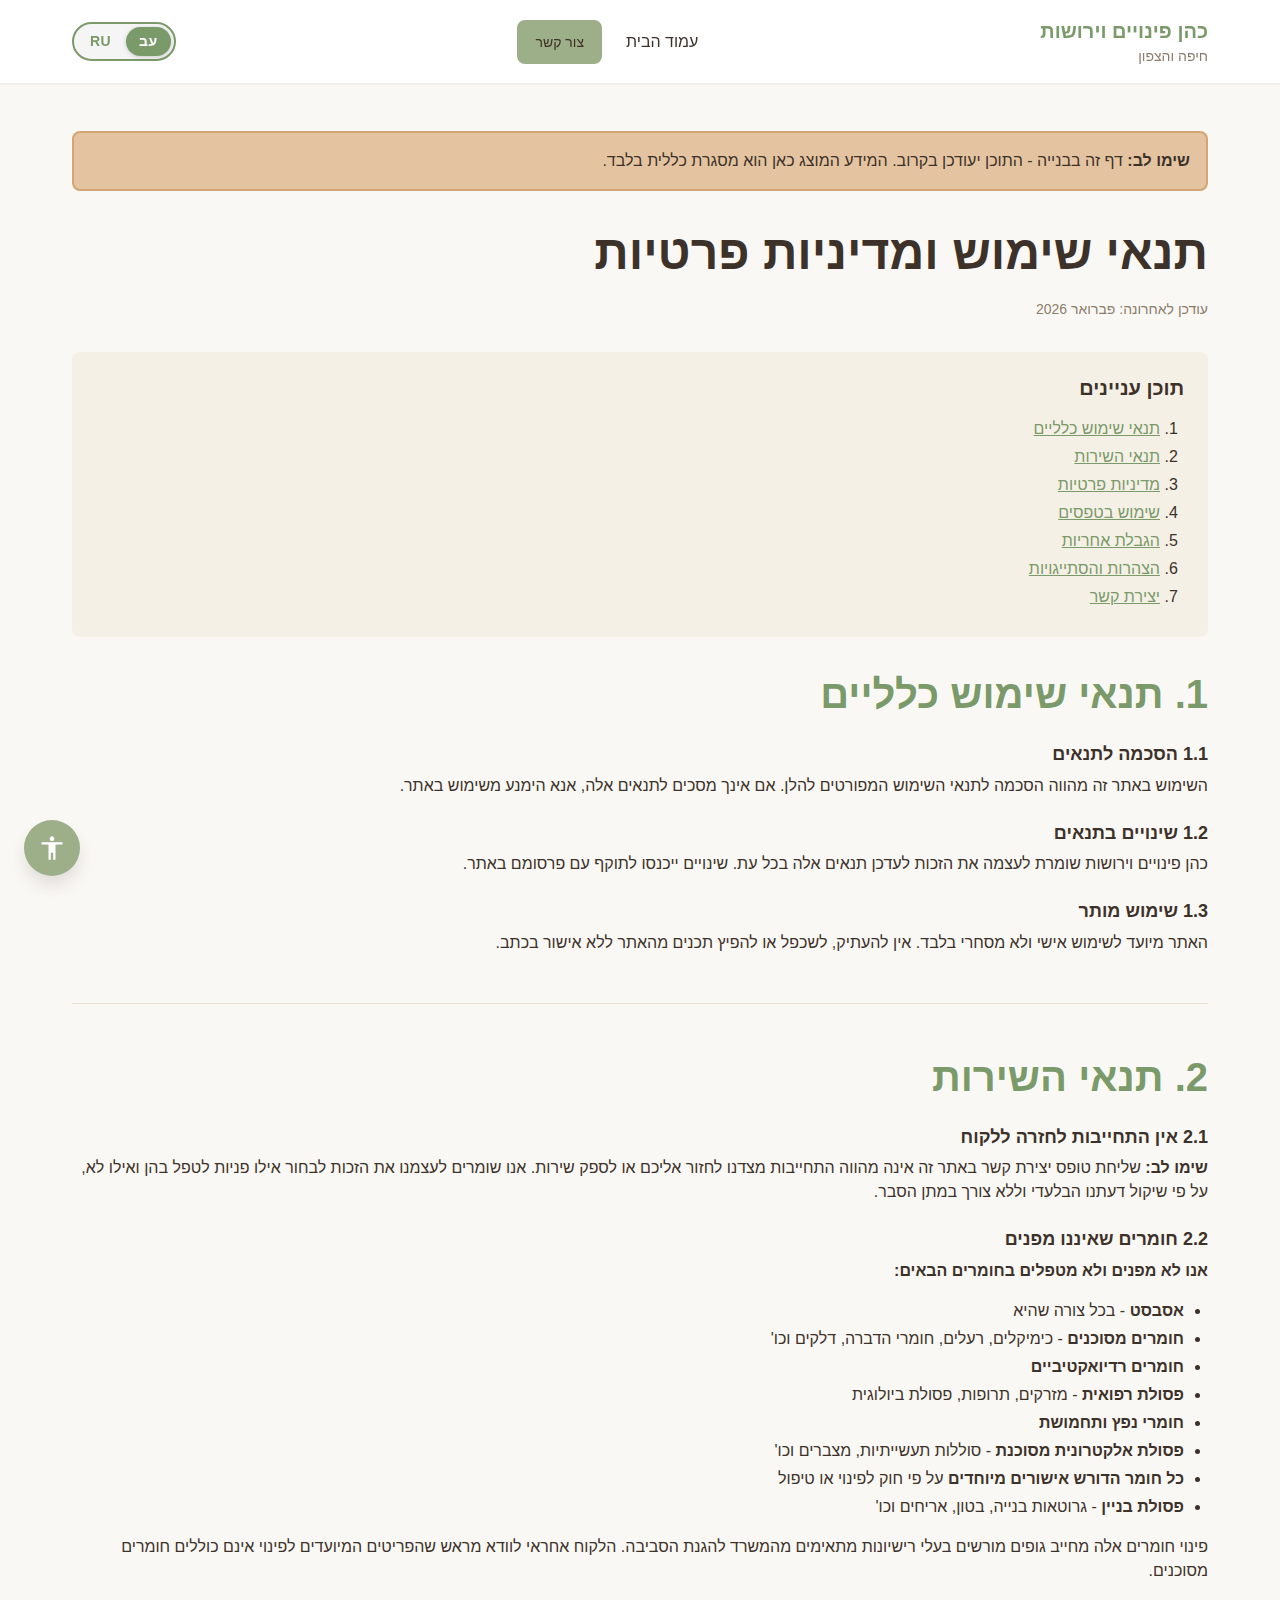
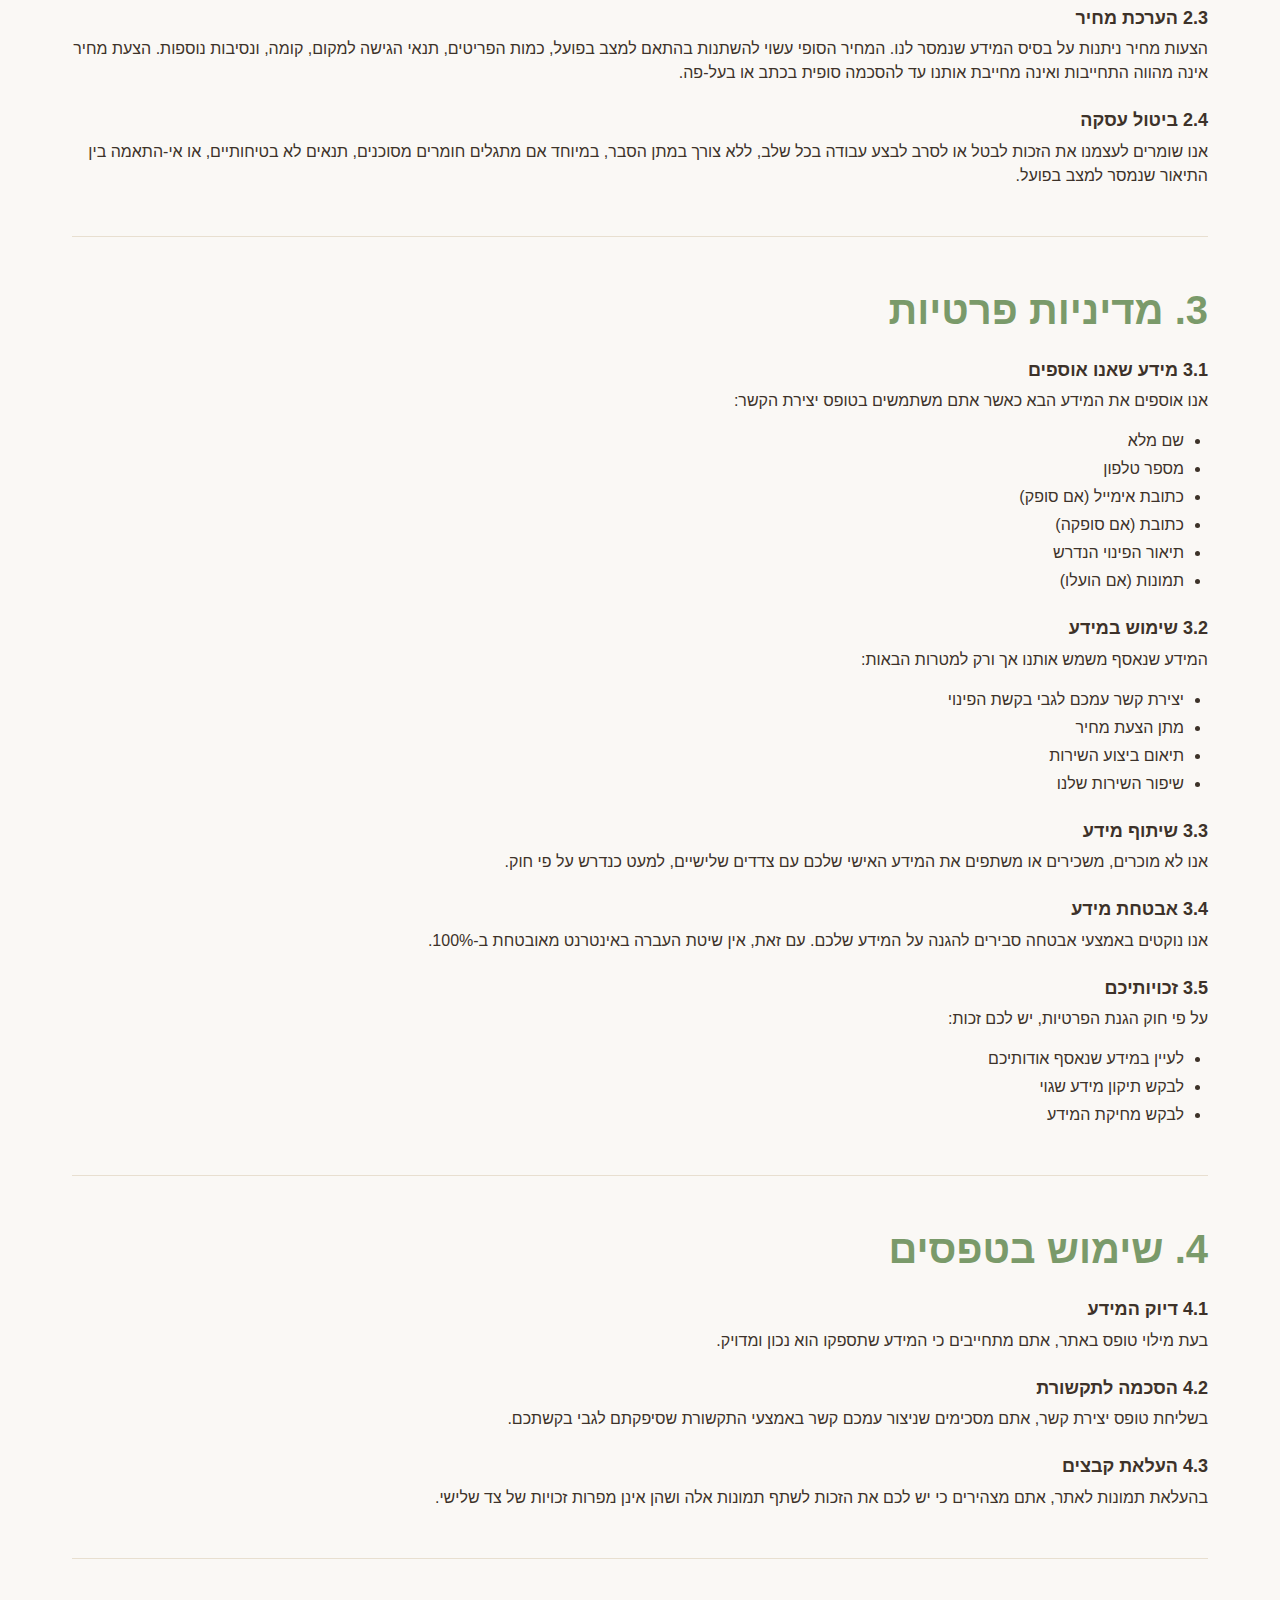
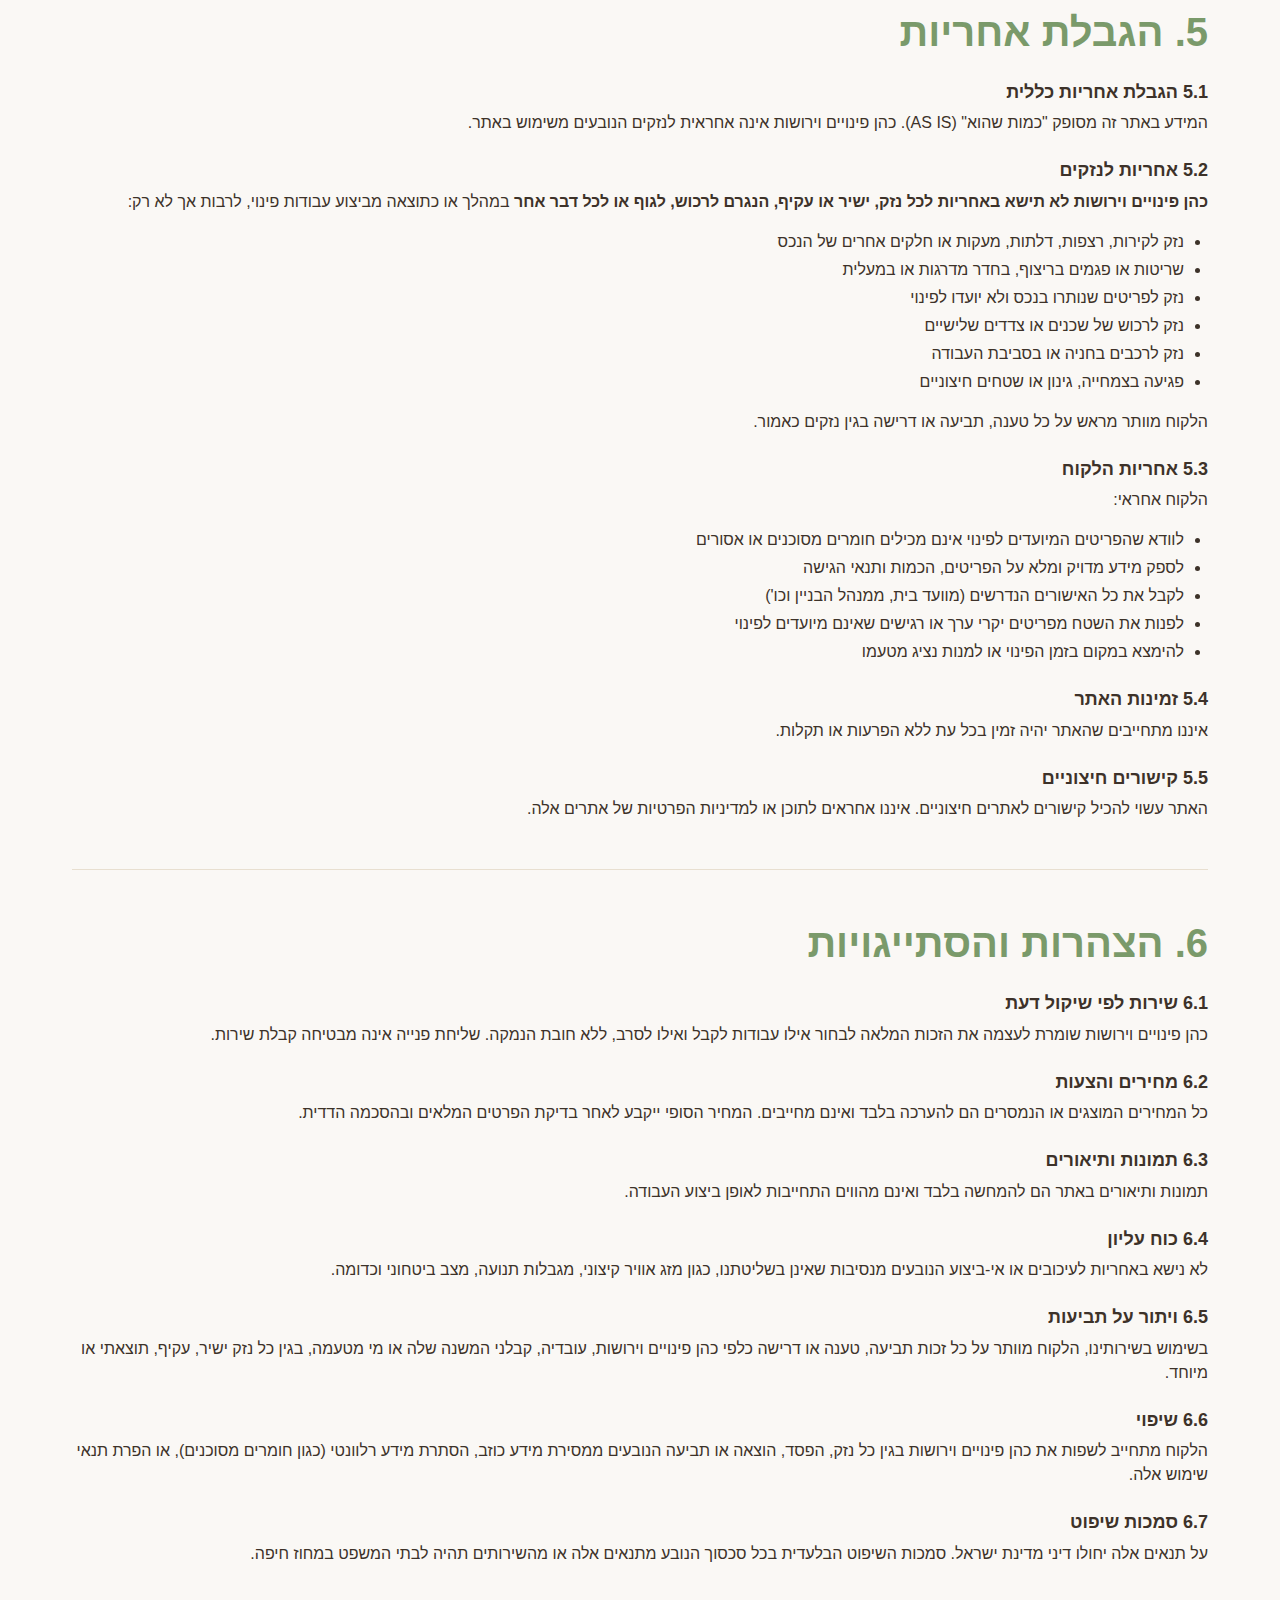
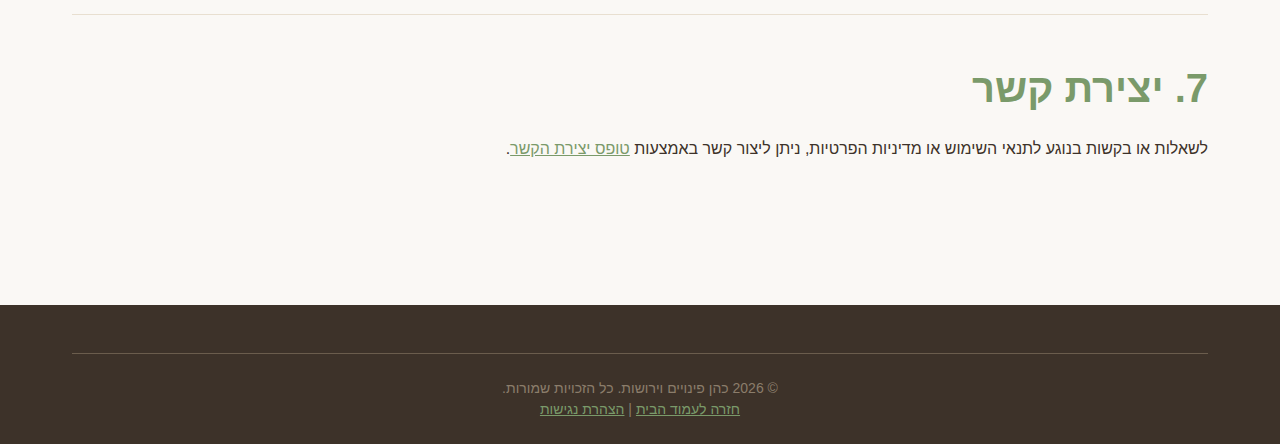
<file: sites/junk-removal/terms.html>
<!DOCTYPE html>
<html lang="he" dir="rtl">
<head>
    <meta charset="UTF-8">
    <meta name="viewport" content="width=device-width, initial-scale=1.0">
    <meta name="description" data-i18n-attr="content:terms.meta.desc" content="תנאי שימוש ומדיניות פרטיות - כהן פינויים וירושות חיפה והצפון">
    <meta name="robots" content="noindex">
    
    <title data-i18n="terms.page.title">תנאי שימוש | כהן פינויים וירושות</title>
    
    <!-- Stylesheets -->
    <link rel="stylesheet" href="../../shared/css/base.css">
    <link rel="stylesheet" href="../../shared/css/accessibility.css">
    <link rel="stylesheet" href="css/styles.css">
</head>
<body>
    <!-- Skip to Content Link -->
    <a href="#main-content" class="skip-link" data-i18n="terms.skip">דלג לתוכן הראשי</a>

    <!-- ========================================
         HEADER
         ======================================== -->
    <header class="header" role="banner">
        <div class="container header__container">
            <div class="header__logo">
                <a href="index.html" aria-label="כהן פינויים וירושות - עמוד הבית">
                    <span class="header__logo-text" data-i18n="header.logo">כהן פינויים וירושות</span>
                    <span class="header__logo-tagline" data-i18n="header.tagline">חיפה והצפון</span>
                </a>
            </div>
            <nav class="header__nav" role="navigation" aria-label="ניווט ראשי">
                <ul class="header__nav-list">
                    <li><a href="index.html" data-i18n="terms.nav.home">עמוד הבית</a></li>
                    <li><a href="index.html#contact" class="btn btn-primary btn-sm" data-i18n="terms.nav.contact">צור קשר</a></li>
                </ul>
            </nav>
            <div class="language-switcher" role="group" aria-label="בחר שפה / Выберите язык">
                <button class="language-switcher__option language-switcher__option--active" data-lang="he" aria-pressed="true" title="עברית">עב</button>
                <button class="language-switcher__option" data-lang="ru" aria-pressed="false" title="Русский">RU</button>
            </div>
        </div>
    </header>

    <!-- ========================================
         MAIN CONTENT
         ======================================== -->
    <main id="main-content" role="main" class="legal-page">
        <div class="container">
            
            <!-- Notice Banner -->
            <div class="legal-notice" role="alert">
                <strong data-i18n="terms.notice.label">שימו לב:</strong> <span data-i18n="terms.notice">דף זה בבנייה - התוכן יעודכן בקרוב. המידע המוצג כאן הוא מסגרת כללית בלבד.</span>
            </div>

            <h1 data-i18n="terms.h1">תנאי שימוש ומדיניות פרטיות</h1>
            <p class="legal-updated" data-i18n="terms.updated">עודכן לאחרונה: פברואר 2026</p>

            <!-- Table of Contents -->
            <nav class="legal-toc" aria-label="תוכן עניינים">
                <h2 data-i18n="terms.toc.title">תוכן עניינים</h2>
                <ol>
                    <li><a href="#terms" data-i18n="terms.toc.li1">תנאי שימוש כלליים</a></li>
                    <li><a href="#services-terms" data-i18n="terms.toc.li2">תנאי השירות</a></li>
                    <li><a href="#privacy" data-i18n="terms.toc.li3">מדיניות פרטיות</a></li>
                    <li><a href="#forms" data-i18n="terms.toc.li4">שימוש בטפסים</a></li>
                    <li><a href="#liability" data-i18n="terms.toc.li5">הגבלת אחריות</a></li>
                    <li><a href="#disclaimers" data-i18n="terms.toc.li6">הצהרות והסתייגויות</a></li>
                    <li><a href="#contact-legal" data-i18n="terms.toc.li7">יצירת קשר</a></li>
                </ol>
            </nav>

            <!-- Terms of Use -->
            <section id="terms" class="legal-section">
                <h2 data-i18n="terms.s1.title">1. תנאי שימוש כלליים</h2>
                
                <h3 data-i18n="terms.s1.h1">1.1 הסכמה לתנאים</h3>
                <p data-i18n="terms.s1.p1">
                    השימוש באתר זה מהווה הסכמה לתנאי השימוש המפורטים להלן.
                    אם אינך מסכים לתנאים אלה, אנא הימנע משימוש באתר.
                </p>

                <h3 data-i18n="terms.s1.h2">1.2 שינויים בתנאים</h3>
                <p data-i18n="terms.s1.p2">
                    כהן פינויים וירושות שומרת לעצמה את הזכות לעדכן תנאים אלה בכל עת.
                    שינויים ייכנסו לתוקף עם פרסומם באתר.
                </p>

                <h3 data-i18n="terms.s1.h3">1.3 שימוש מותר</h3>
                <p data-i18n="terms.s1.p3">
                    האתר מיועד לשימוש אישי ולא מסחרי בלבד.
                    אין להעתיק, לשכפל או להפיץ תכנים מהאתר ללא אישור בכתב.
                </p>
            </section>

            <!-- Service Terms -->
            <section id="services-terms" class="legal-section">
                <h2 data-i18n="terms.s2.title">2. תנאי השירות</h2>

                <h3 data-i18n="terms.s2.h1">2.1 אין התחייבות לחזרה ללקוח</h3>
                <p>
                    <strong data-i18n="terms.s2.p1.label">שימו לב:</strong> <span data-i18n="terms.s2.p1">שליחת טופס יצירת קשר באתר זה אינה מהווה התחייבות מצדנו לחזור אליכם או לספק שירות.
                    אנו שומרים לעצמנו את הזכות לבחור אילו פניות לטפל בהן ואילו לא, על פי שיקול דעתנו הבלעדי וללא צורך במתן הסבר.</span>
                </p>

                <h3 data-i18n="terms.s2.h2">2.2 חומרים שאיננו מפנים</h3>
                <p>
                    <strong data-i18n="terms.s2.p2.label">אנו לא מפנים ולא מטפלים בחומרים הבאים:</strong>
                </p>
                <ul>
                    <li><strong data-i18n="terms.s2.li1.label">אסבסט</strong><span data-i18n="terms.s2.li1.desc"> - בכל צורה שהיא</span></li>
                    <li><strong data-i18n="terms.s2.li2.label">חומרים מסוכנים</strong><span data-i18n="terms.s2.li2.desc"> - כימיקלים, רעלים, חומרי הדברה, דלקים וכו'</span></li>
                    <li><strong data-i18n="terms.s2.li3.label">חומרים רדיואקטיביים</strong></li>
                    <li><strong data-i18n="terms.s2.li4.label">פסולת רפואית</strong><span data-i18n="terms.s2.li4.desc"> - מזרקים, תרופות, פסולת ביולוגית</span></li>
                    <li><strong data-i18n="terms.s2.li5.label">חומרי נפץ ותחמושת</strong></li>
                    <li><strong data-i18n="terms.s2.li6.label">פסולת אלקטרונית מסוכנת</strong><span data-i18n="terms.s2.li6.desc"> - סוללות תעשייתיות, מצברים וכו'</span></li>
                    <li><strong data-i18n="terms.s2.li7.label">כל חומר הדורש אישורים מיוחדים</strong><span data-i18n="terms.s2.li7.desc"> על פי חוק לפינוי או טיפול</span></li>
                    <li><strong data-i18n="terms.s2.li8.label">פסולת בניין</strong><span data-i18n="terms.s2.li8.desc"> - גרוטאות בנייה, בטון, אריחים וכו'</span></li>
                </ul>
                <p data-i18n="terms.s2.p2b">
                    פינוי חומרים אלה מחייב גופים מורשים בעלי רישיונות מתאימים מהמשרד להגנת הסביבה.
                    הלקוח אחראי לוודא מראש שהפריטים המיועדים לפינוי אינם כוללים חומרים מסוכנים.
                </p>

                <h3 data-i18n="terms.s2.h3">2.3 הערכת מחיר</h3>
                <p data-i18n="terms.s2.p3">
                    הצעות מחיר ניתנות על בסיס המידע שנמסר לנו. המחיר הסופי עשוי להשתנות 
                    בהתאם למצב בפועל, כמות הפריטים, תנאי הגישה למקום, קומה, ונסיבות נוספות.
                    הצעת מחיר אינה מהווה התחייבות ואינה מחייבת אותנו עד להסכמה סופית בכתב או בעל-פה.
                </p>

                <h3 data-i18n="terms.s2.h4">2.4 ביטול עסקה</h3>
                <p data-i18n="terms.s2.p4">
                    אנו שומרים לעצמנו את הזכות לבטל או לסרב לבצע עבודה בכל שלב, 
                    ללא צורך במתן הסבר, במיוחד אם מתגלים חומרים מסוכנים, 
                    תנאים לא בטיחותיים, או אי-התאמה בין התיאור שנמסר למצב בפועל.
                </p>
            </section>

            <!-- Privacy Policy -->
            <section id="privacy" class="legal-section">
                <h2 data-i18n="terms.s3.title">3. מדיניות פרטיות</h2>

                <h3 data-i18n="terms.s3.h1">3.1 מידע שאנו אוספים</h3>
                <p data-i18n="terms.s3.p1">אנו אוספים את המידע הבא כאשר אתם משתמשים בטופס יצירת הקשר:</p>
                <ul>
                    <li data-i18n="terms.s3.li1a">שם מלא</li>
                    <li data-i18n="terms.s3.li2a">מספר טלפון</li>
                    <li data-i18n="terms.s3.li3a">כתובת אימייל (אם סופק)</li>
                    <li data-i18n="terms.s3.li4a">כתובת (אם סופקה)</li>
                    <li data-i18n="terms.s3.li5a">תיאור הפינוי הנדרש</li>
                    <li data-i18n="terms.s3.li6a">תמונות (אם הועלו)</li>
                </ul>

                <h3 data-i18n="terms.s3.h2">3.2 שימוש במידע</h3>
                <p data-i18n="terms.s3.p2">המידע שנאסף משמש אותנו אך ורק למטרות הבאות:</p>
                <ul>
                    <li data-i18n="terms.s3.li1b">יצירת קשר עמכם לגבי בקשת הפינוי</li>
                    <li data-i18n="terms.s3.li2b">מתן הצעת מחיר</li>
                    <li data-i18n="terms.s3.li3b">תיאום ביצוע השירות</li>
                    <li data-i18n="terms.s3.li4b">שיפור השירות שלנו</li>
                </ul>

                <h3 data-i18n="terms.s3.h3">3.3 שיתוף מידע</h3>
                <p data-i18n="terms.s3.p3">
                    אנו לא מוכרים, משכירים או משתפים את המידע האישי שלכם עם צדדים שלישיים,
                    למעט כנדרש על פי חוק.
                </p>

                <h3 data-i18n="terms.s3.h4">3.4 אבטחת מידע</h3>
                <p data-i18n="terms.s3.p4">
                    אנו נוקטים באמצעי אבטחה סבירים להגנה על המידע שלכם.
                    עם זאת, אין שיטת העברה באינטרנט מאובטחת ב-100%.
                </p>

                <h3 data-i18n="terms.s3.h5">3.5 זכויותיכם</h3>
                <p data-i18n="terms.s3.p5">על פי חוק הגנת הפרטיות, יש לכם זכות:</p>
                <ul>
                    <li data-i18n="terms.s3.li1c">לעיין במידע שנאסף אודותיכם</li>
                    <li data-i18n="terms.s3.li2c">לבקש תיקון מידע שגוי</li>
                    <li data-i18n="terms.s3.li3c">לבקש מחיקת המידע</li>
                </ul>
            </section>

            <!-- Forms Usage -->
            <section id="forms" class="legal-section">
                <h2 data-i18n="terms.s4.title">4. שימוש בטפסים</h2>

                <h3 data-i18n="terms.s4.h1">4.1 דיוק המידע</h3>
                <p data-i18n="terms.s4.p1">
                    בעת מילוי טופס באתר, אתם מתחייבים כי המידע שתספקו הוא נכון ומדויק.
                </p>

                <h3 data-i18n="terms.s4.h2">4.2 הסכמה לתקשורת</h3>
                <p data-i18n="terms.s4.p2">
                    בשליחת טופס יצירת קשר, אתם מסכימים שניצור עמכם קשר
                    באמצעי התקשורת שסיפקתם לגבי בקשתכם.
                </p>

                <h3 data-i18n="terms.s4.h3">4.3 העלאת קבצים</h3>
                <p data-i18n="terms.s4.p3">
                    בהעלאת תמונות לאתר, אתם מצהירים כי יש לכם את הזכות לשתף תמונות אלה
                    ושהן אינן מפרות זכויות של צד שלישי.
                </p>
            </section>

            <!-- Liability -->
            <section id="liability" class="legal-section">
                <h2 data-i18n="terms.s5.title">5. הגבלת אחריות</h2>

                <h3 data-i18n="terms.s5.h1">5.1 הגבלת אחריות כללית</h3>
                <p data-i18n="terms.s5.p1">
                    המידע באתר זה מסופק "כמות שהוא" (AS IS).
                    כהן פינויים וירושות אינה אחראית לנזקים הנובעים משימוש באתר.
                </p>

                <h3 data-i18n="terms.s5.h2">5.2 אחריות לנזקים</h3>
                <p>
                    <strong data-i18n="terms.s5.p2.label">כהן פינויים וירושות לא תישא באחריות לכל נזק, ישיר או עקיף, הנגרם לרכוש, לגוף או לכל דבר אחר</strong><span data-i18n="terms.s5.p2"> במהלך או כתוצאה מביצוע עבודות פינוי, לרבות אך לא רק:</span>
                </p>
                <ul>
                    <li data-i18n="terms.s5.li1">נזק לקירות, רצפות, דלתות, מעקות או חלקים אחרים של הנכס</li>
                    <li data-i18n="terms.s5.li2">שריטות או פגמים בריצוף, בחדר מדרגות או במעלית</li>
                    <li data-i18n="terms.s5.li3">נזק לפריטים שנותרו בנכס ולא יועדו לפינוי</li>
                    <li data-i18n="terms.s5.li4">נזק לרכוש של שכנים או צדדים שלישיים</li>
                    <li data-i18n="terms.s5.li5">נזק לרכבים בחניה או בסביבת העבודה</li>
                    <li data-i18n="terms.s5.li6">פגיעה בצמחייה, גינון או שטחים חיצוניים</li>
                </ul>
                <p data-i18n="terms.s5.p2b">
                    הלקוח מוותר מראש על כל טענה, תביעה או דרישה בגין נזקים כאמור.
                </p>

                <h3 data-i18n="terms.s5.h3">5.3 אחריות הלקוח</h3>
                <p data-i18n="terms.s5.p3">הלקוח אחראי:</p>
                <ul>
                    <li data-i18n="terms.s5.li1b">לוודא שהפריטים המיועדים לפינוי אינם מכילים חומרים מסוכנים או אסורים</li>
                    <li data-i18n="terms.s5.li2b">לספק מידע מדויק ומלא על הפריטים, הכמות ותנאי הגישה</li>
                    <li data-i18n="terms.s5.li3b">לקבל את כל האישורים הנדרשים (מוועד בית, ממנהל הבניין וכו')</li>
                    <li data-i18n="terms.s5.li4b">לפנות את השטח מפריטים יקרי ערך או רגישים שאינם מיועדים לפינוי</li>
                    <li data-i18n="terms.s5.li5b">להימצא במקום בזמן הפינוי או למנות נציג מטעמו</li>
                </ul>

                <h3 data-i18n="terms.s5.h4">5.4 זמינות האתר</h3>
                <p data-i18n="terms.s5.p4">
                    איננו מתחייבים שהאתר יהיה זמין בכל עת ללא הפרעות או תקלות.
                </p>

                <h3 data-i18n="terms.s5.h5">5.5 קישורים חיצוניים</h3>
                <p data-i18n="terms.s5.p5">
                    האתר עשוי להכיל קישורים לאתרים חיצוניים.
                    איננו אחראים לתוכן או למדיניות הפרטיות של אתרים אלה.
                </p>
            </section>

            <!-- Disclaimers -->
            <section id="disclaimers" class="legal-section">
                <h2 data-i18n="terms.s6.title">6. הצהרות והסתייגויות</h2>

                <h3 data-i18n="terms.s6.h1">6.1 שירות לפי שיקול דעת</h3>
                <p data-i18n="terms.s6.p1">
                    כהן פינויים וירושות שומרת לעצמה את הזכות המלאה לבחור אילו עבודות לקבל ואילו לסרב,
                    ללא חובת הנמקה. שליחת פנייה אינה מבטיחה קבלת שירות.
                </p>

                <h3 data-i18n="terms.s6.h2">6.2 מחירים והצעות</h3>
                <p data-i18n="terms.s6.p2">
                    כל המחירים המוצגים או הנמסרים הם להערכה בלבד ואינם מחייבים.
                    המחיר הסופי ייקבע לאחר בדיקת הפרטים המלאים ובהסכמה הדדית.
                </p>

                <h3 data-i18n="terms.s6.h3">6.3 תמונות ותיאורים</h3>
                <p data-i18n="terms.s6.p3">
                    תמונות ותיאורים באתר הם להמחשה בלבד ואינם מהווים התחייבות לאופן ביצוע העבודה.
                </p>

                <h3 data-i18n="terms.s6.h4">6.4 כוח עליון</h3>
                <p data-i18n="terms.s6.p4">
                    לא נישא באחריות לעיכובים או אי-ביצוע הנובעים מנסיבות שאינן בשליטתנו,
                    כגון מזג אוויר קיצוני, מגבלות תנועה, מצב ביטחוני וכדומה.
                </p>

                <h3 data-i18n="terms.s6.h5">6.5 ויתור על תביעות</h3>
                <p data-i18n="terms.s6.p5">
                    בשימוש בשירותינו, הלקוח מוותר על כל זכות תביעה, טענה או דרישה כלפי 
                    כהן פינויים וירושות, עובדיה, קבלני המשנה שלה או מי מטעמה, 
                    בגין כל נזק ישיר, עקיף, תוצאתי או מיוחד.
                </p>

                <h3 data-i18n="terms.s6.h6">6.6 שיפוי</h3>
                <p data-i18n="terms.s6.p6">
                    הלקוח מתחייב לשפות את כהן פינויים וירושות בגין כל נזק, הפסד, הוצאה או תביעה
                    הנובעים ממסירת מידע כוזב, הסתרת מידע רלוונטי (כגון חומרים מסוכנים),
                    או הפרת תנאי שימוש אלה.
                </p>

                <h3 data-i18n="terms.s6.h7">6.7 סמכות שיפוט</h3>
                <p data-i18n="terms.s6.p7">
                    על תנאים אלה יחולו דיני מדינת ישראל. 
                    סמכות השיפוט הבלעדית בכל סכסוך הנובע מתנאים אלה או מהשירותים תהיה לבתי המשפט במחוז חיפה.
                </p>
            </section>

            <!-- Contact -->
            <section id="contact-legal" class="legal-section">
                <h2 data-i18n="terms.s7.title">7. יצירת קשר</h2>
                <p>
                    <span data-i18n="terms.s7.p">לשאלות או בקשות בנוגע לתנאי השימוש או מדיניות הפרטיות, ניתן ליצור קשר באמצעות</span>
                    <a href="index.html#contact" data-i18n="terms.s7.link">טופס יצירת הקשר</a>.
                </p>
            </section>

        </div>
    </main>

    <!-- ========================================
         FOOTER
         ======================================== -->
    <footer class="footer" role="contentinfo">
        <div class="container">
            <div class="footer__bottom">
                <p data-i18n="terms.footer.copy">&copy; 2026 כהן פינויים וירושות. כל הזכויות שמורות.</p>
                <p><a href="index.html" data-i18n="terms.footer.back">חזרה לעמוד הבית</a> | <a href="accessibility-statement.html" data-i18n="terms.footer.a11y">הצהרת נגישות</a></p>
            </div>
        </div>
    </footer>

    <!-- Scripts -->
    <script src="../../shared/js/utils.js"></script>
    <script src="../../shared/js/accessibility.js"></script>
    <script src="js/translations.js"></script>
    <script src="js/main.js"></script>

    <style>
        /* Legal Page Specific Styles */
        .legal-page {
            padding: var(--spacing-2xl) 0;
        }

        .legal-notice {
            background-color: var(--color-accent-light);
            border: 2px solid var(--color-accent);
            border-radius: var(--radius-md);
            padding: var(--spacing-md);
            margin-bottom: var(--spacing-xl);
        }

        .legal-updated {
            color: var(--color-text-muted);
            font-size: var(--font-size-sm);
            margin-bottom: var(--spacing-xl);
        }

        .legal-toc {
            background-color: var(--color-secondary);
            padding: var(--spacing-lg);
            border-radius: var(--radius-md);
            margin-bottom: var(--spacing-xl);
        }

        .legal-toc h2 {
            font-size: var(--font-size-lg);
            margin-bottom: var(--spacing-md);
        }

        .legal-toc ol {
            margin: 0;
            padding-right: var(--spacing-lg);
        }

        .legal-toc li {
            margin-bottom: var(--spacing-xs);
        }

        .legal-section {
            margin-bottom: var(--spacing-2xl);
            padding-bottom: var(--spacing-xl);
            border-bottom: 1px solid var(--color-secondary-dark);
        }

        .legal-section:last-child {
            border-bottom: none;
        }

        .legal-section h2 {
            color: var(--color-primary-dark);
            margin-bottom: var(--spacing-lg);
        }

        .legal-section h3 {
            font-size: var(--font-size-md);
            margin-top: var(--spacing-lg);
            margin-bottom: var(--spacing-sm);
        }

        .legal-section ul {
            padding-right: var(--spacing-lg);
            margin-bottom: var(--spacing-md);
        }

        .legal-section li {
            margin-bottom: var(--spacing-xs);
        }
    </style>
</body>
</html>
</file>
<file: shared/css/base.css>
/* =========================================
   BASE STYLES - Cohen Services Hub
   Shared styles across all sites
   ========================================= */

/* -----------------------------------------
   CSS Reset & Box Sizing
   ----------------------------------------- */
*,
*::before,
*::after {
    box-sizing: border-box;
    margin: 0;
    padding: 0;
}

/* -----------------------------------------
   CSS Custom Properties (Theme Variables)
   ----------------------------------------- */
:root {
    /* Color Palette - Vintage Pastel */
    --color-primary: #9CAF88;
    --color-primary-dark: #7A9A6A;
    --color-primary-light: #B8C9A8;
    
    --color-secondary: #F5F0E6;
    --color-secondary-dark: #E8DFD0;
    
    --color-accent: #D4A574;
    --color-accent-dark: #C08F5A;
    --color-accent-light: #E4C4A0;
    
    --color-text: #3D3229;
    --color-text-light: #6B5D4D;
    --color-text-muted: #8B7D6B;
    
    --color-background: #FAF8F5;
    --color-background-alt: #F5F0E6;
    
    --color-success: #7CB377;
    --color-success-bg: #E8F5E8;
    --color-error: #C96B6B;
    --color-error-bg: #FAE8E8;
    
    --color-white: #FFFFFF;
    --color-black: #1A1612;
    
    /* Typography */
    --font-family-primary: 'Segoe UI', Tahoma, Geneva, Verdana, sans-serif;
    --font-family-hebrew: 'Segoe UI', 'Arial Hebrew', Arial, sans-serif;
    --font-family-readable: Arial, Helvetica, sans-serif;
    
    --font-size-xs: 0.75rem;    /* 12px */
    --font-size-sm: 0.875rem;   /* 14px */
    --font-size-base: 1rem;     /* 16px */
    --font-size-md: 1.125rem;   /* 18px */
    --font-size-lg: 1.25rem;    /* 20px */
    --font-size-xl: 1.5rem;     /* 24px */
    --font-size-2xl: 2rem;      /* 32px */
    --font-size-3xl: 2.5rem;    /* 40px */
    --font-size-4xl: 3rem;      /* 48px */
    
    --font-weight-normal: 400;
    --font-weight-medium: 500;
    --font-weight-semibold: 600;
    --font-weight-bold: 700;
    
    --line-height-tight: 1.25;
    --line-height-normal: 1.5;
    --line-height-relaxed: 1.75;
    
    /* Spacing */
    --spacing-xs: 0.25rem;   /* 4px */
    --spacing-sm: 0.5rem;    /* 8px */
    --spacing-md: 1rem;      /* 16px */
    --spacing-lg: 1.5rem;    /* 24px */
    --spacing-xl: 2rem;      /* 32px */
    --spacing-2xl: 3rem;     /* 48px */
    --spacing-3xl: 4rem;     /* 64px */
    
    /* Border Radius */
    --radius-sm: 4px;
    --radius-md: 8px;
    --radius-lg: 12px;
    --radius-xl: 16px;
    --radius-full: 9999px;
    
    /* Shadows */
    --shadow-sm: 0 1px 2px rgba(61, 50, 41, 0.08);
    --shadow-md: 0 4px 6px rgba(61, 50, 41, 0.1);
    --shadow-lg: 0 10px 15px rgba(61, 50, 41, 0.12);
    --shadow-xl: 0 20px 25px rgba(61, 50, 41, 0.15);
    
    /* Transitions */
    --transition-fast: 150ms ease;
    --transition-normal: 250ms ease;
    --transition-slow: 350ms ease;
    
    /* Z-index layers */
    --z-base: 1;
    --z-dropdown: 100;
    --z-sticky: 200;
    --z-fixed: 300;
    --z-modal-backdrop: 400;
    --z-modal: 500;
    --z-tooltip: 600;
    --z-accessibility: 1000;
    
    /* Layout */
    --container-max-width: 1200px;
    --container-padding: var(--spacing-md);
    
    /* Focus */
    --focus-ring-color: var(--color-primary);
    --focus-ring-offset: 2px;
    --focus-ring-width: 3px;
}

/* -----------------------------------------
   RTL (Right-to-Left) Support
   ----------------------------------------- */
html[dir="rtl"] {
    direction: rtl;
    text-align: right;
}

/* -----------------------------------------
   Base HTML Elements
   ----------------------------------------- */
html {
    font-size: 16px;
    scroll-behavior: smooth;
}

body {
    font-family: var(--font-family-hebrew);
    font-size: var(--font-size-base);
    font-weight: var(--font-weight-normal);
    line-height: var(--line-height-normal);
    color: var(--color-text);
    background-color: var(--color-background);
    min-height: 100vh;
    -webkit-font-smoothing: antialiased;
    -moz-osx-font-smoothing: grayscale;
}

/* -----------------------------------------
   Typography
   ----------------------------------------- */
h1, h2, h3, h4, h5, h6 {
    font-weight: var(--font-weight-bold);
    line-height: var(--line-height-tight);
    color: var(--color-text);
    margin-bottom: var(--spacing-md);
}

h1 {
    font-size: var(--font-size-3xl);
}

h2 {
    font-size: var(--font-size-2xl);
}

h3 {
    font-size: var(--font-size-xl);
}

h4 {
    font-size: var(--font-size-lg);
}

h5 {
    font-size: var(--font-size-md);
}

h6 {
    font-size: var(--font-size-base);
}

p {
    margin-bottom: var(--spacing-md);
}

a {
    color: var(--color-primary-dark);
    text-decoration: underline;
    transition: color var(--transition-fast);
}

a:hover {
    color: var(--color-accent-dark);
}

/* -----------------------------------------
   Focus States (Accessibility)
   ----------------------------------------- */
:focus {
    outline: none;
}

:focus-visible {
    outline: var(--focus-ring-width) solid var(--focus-ring-color);
    outline-offset: var(--focus-ring-offset);
}

/* -----------------------------------------
   Skip to Content Link (Accessibility)
   ----------------------------------------- */
.skip-link {
    position: absolute;
    top: -100%;
    left: 50%;
    transform: translateX(-50%);
    background-color: var(--color-primary);
    color: var(--color-white);
    padding: var(--spacing-sm) var(--spacing-md);
    border-radius: var(--radius-md);
    text-decoration: none;
    font-weight: var(--font-weight-semibold);
    z-index: var(--z-accessibility);
    transition: top var(--transition-fast);
}

.skip-link:focus {
    top: var(--spacing-md);
}

html[dir="rtl"] .skip-link {
    left: auto;
    right: 50%;
    transform: translateX(50%);
}

/* -----------------------------------------
   Container
   ----------------------------------------- */
.container {
    width: 100%;
    max-width: var(--container-max-width);
    margin-left: auto;
    margin-right: auto;
    padding-left: var(--container-padding);
    padding-right: var(--container-padding);
}

/* -----------------------------------------
   Buttons
   ----------------------------------------- */
.btn {
    display: inline-flex;
    align-items: center;
    justify-content: center;
    gap: var(--spacing-sm);
    padding: var(--spacing-sm) var(--spacing-lg);
    font-family: inherit;
    font-size: var(--font-size-base);
    font-weight: var(--font-weight-semibold);
    line-height: 1;
    text-decoration: none;
    border: 2px solid transparent;
    border-radius: var(--radius-md);
    cursor: pointer;
    transition: all var(--transition-fast);
    min-height: 44px; /* Accessibility: minimum touch target */
    min-width: 44px;
}

.btn:disabled {
    opacity: 0.6;
    cursor: not-allowed;
}

/* Primary Button */
.btn-primary {
    background-color: var(--color-primary);
    color: var(--color-white);
    border-color: var(--color-primary);
}

.btn-primary:hover:not(:disabled) {
    background-color: var(--color-primary-dark);
    border-color: var(--color-primary-dark);
}

/* Secondary Button */
.btn-secondary {
    background-color: var(--color-white);
    color: var(--color-primary-dark);
    border-color: var(--color-primary);
}

.btn-secondary:hover:not(:disabled) {
    background-color: var(--color-primary-light);
}

/* Accent Button */
.btn-accent {
    background-color: var(--color-accent);
    color: var(--color-white);
    border-color: var(--color-accent);
}

.btn-accent:hover:not(:disabled) {
    background-color: var(--color-accent-dark);
    border-color: var(--color-accent-dark);
}

/* Large Button */
.btn-lg {
    padding: var(--spacing-md) var(--spacing-xl);
    font-size: var(--font-size-lg);
}

/* -----------------------------------------
   Form Elements
   ----------------------------------------- */
.form-group {
    margin-bottom: var(--spacing-lg);
}

.form-label {
    display: block;
    margin-bottom: var(--spacing-sm);
    font-weight: var(--font-weight-medium);
    color: var(--color-text);
}

.form-label-required::after {
    content: ' *';
    color: var(--color-error);
}

.form-input,
.form-textarea,
.form-select {
    width: 100%;
    padding: var(--spacing-sm) var(--spacing-md);
    font-family: inherit;
    font-size: var(--font-size-base);
    color: var(--color-text);
    background-color: var(--color-white);
    border: 2px solid var(--color-secondary-dark);
    border-radius: var(--radius-md);
    transition: border-color var(--transition-fast), box-shadow var(--transition-fast);
    min-height: 44px; /* Accessibility: minimum touch target */
}

.form-input:focus,
.form-textarea:focus,
.form-select:focus {
    border-color: var(--color-primary);
    box-shadow: 0 0 0 3px rgba(156, 175, 136, 0.2);
}

.form-input::placeholder,
.form-textarea::placeholder {
    color: var(--color-text-muted);
}

.form-textarea {
    min-height: 120px;
    resize: vertical;
}

.form-select {
    appearance: none;
    background-image: url("data:image/svg+xml,%3Csvg xmlns='http://www.w3.org/2000/svg' width='12' height='12' viewBox='0 0 12 12'%3E%3Cpath fill='%233D3229' d='M6 8L1 3h10z'/%3E%3C/svg%3E");
    background-repeat: no-repeat;
    background-position: left var(--spacing-md) center;
    padding-left: var(--spacing-2xl);
}

html[dir="rtl"] .form-select {
    background-position: right var(--spacing-md) center;
    padding-left: var(--spacing-md);
    padding-right: var(--spacing-2xl);
}

/* Checkbox & Radio */
.form-checkbox,
.form-radio {
    display: flex;
    align-items: flex-start;
    gap: var(--spacing-sm);
    cursor: pointer;
}

.form-checkbox input,
.form-radio input {
    width: 20px;
    height: 20px;
    margin-top: 2px;
    cursor: pointer;
    accent-color: var(--color-primary);
}

/* Form Error State */
.form-input-error {
    border-color: var(--color-error);
}

.form-error-message {
    display: block;
    margin-top: var(--spacing-xs);
    font-size: var(--font-size-sm);
    color: var(--color-error);
}

/* -----------------------------------------
   Cards
   ----------------------------------------- */
.card {
    background-color: var(--color-white);
    border-radius: var(--radius-lg);
    padding: var(--spacing-lg);
    box-shadow: var(--shadow-md);
}

/* -----------------------------------------
   Utility Classes
   ----------------------------------------- */
.text-center {
    text-align: center;
}

.text-right {
    text-align: right;
}

.text-left {
    text-align: left;
}

.sr-only {
    position: absolute;
    width: 1px;
    height: 1px;
    padding: 0;
    margin: -1px;
    overflow: hidden;
    clip: rect(0, 0, 0, 0);
    white-space: nowrap;
    border: 0;
}

.hidden {
    display: none !important;
}

.visually-hidden {
    position: absolute;
    width: 1px;
    height: 1px;
    padding: 0;
    margin: -1px;
    overflow: hidden;
    clip: rect(0, 0, 0, 0);
    white-space: nowrap;
    border: 0;
}

/* -----------------------------------------
   Responsive Breakpoints
   Mobile-first approach
   ----------------------------------------- */
/* Tablet: 768px and up */
@media (min-width: 768px) {
    :root {
        --container-padding: var(--spacing-lg);
    }
    
    h1 {
        font-size: var(--font-size-4xl);
    }
    
    h2 {
        font-size: var(--font-size-3xl);
    }
}

/* Desktop: 1024px and up */
@media (min-width: 1024px) {
    :root {
        --container-padding: var(--spacing-xl);
    }
}

/* -----------------------------------------
   Print Styles
   ----------------------------------------- */
@media print {
    *,
    *::before,
    *::after {
        background: transparent !important;
        color: #000 !important;
        box-shadow: none !important;
        text-shadow: none !important;
    }
    
    a,
    a:visited {
        text-decoration: underline;
    }
    
    a[href]::after {
        content: " (" attr(href) ")";
    }
    
    .no-print {
        display: none !important;
    }
}
</file>
<file: shared/css/accessibility.css>
/* =========================================
   ACCESSIBILITY STYLES
   Israeli accessibility law compliance
   WCAG 2.1 AA Standards
   ========================================= */

/* -----------------------------------------
   Accessibility Widget Button
   ----------------------------------------- */
.accessibility-widget {
    position: fixed;
    bottom: var(--spacing-lg);
    left: var(--spacing-lg);
    z-index: var(--z-accessibility);
}

html[dir="ltr"] .accessibility-widget {
    left: auto;
    right: var(--spacing-lg);
}

.accessibility-toggle {
    display: flex;
    align-items: center;
    justify-content: center;
    width: 56px;
    height: 56px;
    background-color: var(--color-primary);
    color: var(--color-white);
    border: none;
    border-radius: var(--radius-full);
    cursor: pointer;
    box-shadow: var(--shadow-lg);
    transition: all var(--transition-fast);
}

.accessibility-toggle:hover {
    background-color: var(--color-primary-dark);
    transform: scale(1.05);
}

.accessibility-toggle:focus-visible {
    outline: var(--focus-ring-width) solid var(--color-accent);
    outline-offset: var(--focus-ring-offset);
}

.accessibility-toggle svg {
    width: 28px;
    height: 28px;
    fill: currentColor;
}

/* -----------------------------------------
   Accessibility Panel
   ----------------------------------------- */
.accessibility-panel {
    position: fixed;
    bottom: calc(var(--spacing-lg) + 70px);
    left: var(--spacing-lg);
    width: 320px;
    max-width: calc(100vw - var(--spacing-xl));
    background-color: var(--color-white);
    border-radius: var(--radius-lg);
    box-shadow: var(--shadow-xl);
    z-index: var(--z-accessibility);
    opacity: 0;
    visibility: hidden;
    transform: translateY(10px);
    transition: all var(--transition-normal);
}

html[dir="ltr"] .accessibility-panel {
    left: auto;
    right: var(--spacing-lg);
}

.accessibility-panel.is-open {
    opacity: 1;
    visibility: visible;
    transform: translateY(0);
}

.accessibility-panel__header {
    display: flex;
    align-items: center;
    justify-content: space-between;
    padding: var(--spacing-md) var(--spacing-lg);
    background-color: var(--color-primary);
    color: var(--color-white);
    border-radius: var(--radius-lg) var(--radius-lg) 0 0;
}

.accessibility-panel__title {
    font-size: var(--font-size-lg);
    font-weight: var(--font-weight-bold);
    margin: 0;
}

.accessibility-panel__close {
    display: flex;
    align-items: center;
    justify-content: center;
    width: 32px;
    height: 32px;
    background: transparent;
    border: none;
    color: var(--color-white);
    cursor: pointer;
    border-radius: var(--radius-sm);
    transition: background-color var(--transition-fast);
}

.accessibility-panel__close:hover {
    background-color: rgba(255, 255, 255, 0.2);
}

.accessibility-panel__close svg {
    width: 20px;
    height: 20px;
}

.accessibility-panel__content {
    padding: var(--spacing-md);
    max-height: 400px;
    overflow-y: auto;
}

/* -----------------------------------------
   Accessibility Options
   ----------------------------------------- */
.accessibility-option {
    display: flex;
    align-items: center;
    justify-content: space-between;
    padding: var(--spacing-sm) var(--spacing-md);
    margin-bottom: var(--spacing-sm);
    background-color: var(--color-background);
    border: 2px solid transparent;
    border-radius: var(--radius-md);
    cursor: pointer;
    transition: all var(--transition-fast);
    min-height: 44px;
}

.accessibility-option:hover {
    background-color: var(--color-secondary);
}

.accessibility-option:focus-visible {
    border-color: var(--color-primary);
    outline: none;
}

.accessibility-option.is-active {
    background-color: var(--color-primary-light);
    border-color: var(--color-primary);
}

.accessibility-option__label {
    font-weight: var(--font-weight-medium);
    color: var(--color-text);
}

.accessibility-option__icon {
    width: 24px;
    height: 24px;
    display: flex;
    align-items: center;
    justify-content: center;
}

/* Size Controls */
.accessibility-size-controls {
    display: flex;
    align-items: center;
    justify-content: center;
    gap: var(--spacing-sm);
    padding: var(--spacing-md);
    background-color: var(--color-background);
    border-radius: var(--radius-md);
    margin-bottom: var(--spacing-sm);
}

.accessibility-size-btn {
    display: flex;
    align-items: center;
    justify-content: center;
    width: 44px;
    height: 44px;
    background-color: var(--color-white);
    border: 2px solid var(--color-secondary-dark);
    border-radius: var(--radius-md);
    cursor: pointer;
    font-size: var(--font-size-xl);
    font-weight: var(--font-weight-bold);
    color: var(--color-text);
    transition: all var(--transition-fast);
}

.accessibility-size-btn:hover {
    background-color: var(--color-primary-light);
    border-color: var(--color-primary);
}

.accessibility-size-btn:focus-visible {
    border-color: var(--color-primary);
    outline: var(--focus-ring-width) solid var(--color-primary);
    outline-offset: var(--focus-ring-offset);
}

.accessibility-size-label {
    font-weight: var(--font-weight-medium);
    color: var(--color-text);
    min-width: 100px;
    text-align: center;
}

/* Reset Button */
.accessibility-reset {
    width: 100%;
    padding: var(--spacing-sm) var(--spacing-md);
    margin-top: var(--spacing-md);
    background-color: var(--color-accent);
    color: var(--color-white);
    border: none;
    border-radius: var(--radius-md);
    font-weight: var(--font-weight-semibold);
    cursor: pointer;
    transition: background-color var(--transition-fast);
    min-height: 44px;
}

.accessibility-reset:hover {
    background-color: var(--color-accent-dark);
}

/* -----------------------------------------
   Accessibility Mode Styles
   Applied to body when modes are active
   ----------------------------------------- */

/* High Contrast Mode */
body.a11y-high-contrast {
    --color-text: #000000;
    --color-background: #FFFFFF;
    --color-primary: #0000FF;
    --color-accent: #FF0000;
}

body.a11y-high-contrast * {
    border-color: #000000 !important;
}

body.a11y-high-contrast a {
    color: #0000FF !important;
    text-decoration: underline !important;
}

body.a11y-high-contrast button,
body.a11y-high-contrast .btn {
    border: 2px solid #000000 !important;
}

/* Grayscale Mode */
body.a11y-grayscale {
    filter: grayscale(100%);
}

/* Highlight Links Mode */
body.a11y-highlight-links a {
    background-color: yellow !important;
    color: #000000 !important;
    padding: 2px 4px;
    text-decoration: underline !important;
}

/* Readable Font Mode */
body.a11y-readable-font,
body.a11y-readable-font * {
    font-family: Arial, Helvetica, sans-serif !important;
    letter-spacing: 0.02em;
    word-spacing: 0.1em;
}

/* Stop Animations Mode */
body.a11y-stop-animations *,
body.a11y-stop-animations *::before,
body.a11y-stop-animations *::after {
    animation: none !important;
    transition: none !important;
}

/* -----------------------------------------
   Font Size Adjustments
   ----------------------------------------- */
body.a11y-font-size-1 {
    font-size: 100%;
}

body.a11y-font-size-2 {
    font-size: 112.5%;
}

body.a11y-font-size-3 {
    font-size: 125%;
}

body.a11y-font-size-4 {
    font-size: 137.5%;
}

body.a11y-font-size-5 {
    font-size: 150%;
}

/* -----------------------------------------
   Reduced Motion Preference
   ----------------------------------------- */
@media (prefers-reduced-motion: reduce) {
    *,
    *::before,
    *::after {
        animation-duration: 0.01ms !important;
        animation-iteration-count: 1 !important;
        transition-duration: 0.01ms !important;
        scroll-behavior: auto !important;
    }
}

/* -----------------------------------------
   High Contrast Preference
   ----------------------------------------- */
@media (prefers-contrast: high) {
    :root {
        --color-text: #000000;
        --color-background: #FFFFFF;
    }
}

/* -----------------------------------------
   Print: Hide accessibility widget
   ----------------------------------------- */
@media print {
    .accessibility-widget,
    .accessibility-panel {
        display: none !important;
    }
}
</file>
<file: sites/junk-removal/css/styles.css>
/* =========================================
   JUNK REMOVAL SITE STYLES
   כהן פינויים וירושות
   ========================================= */

/* -----------------------------------------
   HEADER
   ----------------------------------------- */
.header {
    position: sticky;
    top: 0;
    background-color: var(--color-white);
    box-shadow: var(--shadow-sm);
    z-index: var(--z-sticky);
}

.header__container {
    display: flex;
    align-items: center;
    justify-content: space-between;
    padding-top: var(--spacing-md);
    padding-bottom: var(--spacing-md);
    gap: var(--spacing-sm);
}

.header__logo a {
    text-decoration: none;
    color: inherit;
}

.header__logo-text {
    display: block;
    font-size: var(--font-size-lg);
    font-weight: var(--font-weight-bold);
    color: var(--color-primary-dark);
}

.header__logo-tagline {
    display: block;
    font-size: var(--font-size-sm);
    color: var(--color-text-muted);
}

.header__nav {
    display: none;
}

.header__nav-list {
    display: flex;
    align-items: center;
    gap: var(--spacing-lg);
    list-style: none;
}

.header__nav-list a {
    color: var(--color-text);
    text-decoration: none;
    font-weight: var(--font-weight-medium);
    transition: color var(--transition-fast);
}

.header__nav-list a:hover {
    color: var(--color-primary-dark);
}

.btn-sm {
    padding: var(--spacing-xs) var(--spacing-md);
    font-size: var(--font-size-sm);
}

/* Language Switcher */
.language-switcher {
    display: flex;
    align-items: center;
    background-color: var(--color-bg, #f5f5f5);
    border: 2px solid var(--color-primary-dark);
    border-radius: 50px;
    padding: 3px;
    gap: 2px;
    flex-shrink: 0;
}

.language-switcher__option {
    padding: 5px 13px;
    font-size: var(--font-size-sm);
    font-weight: var(--font-weight-bold);
    background: transparent;
    border: none;
    border-radius: 50px;
    cursor: pointer;
    color: var(--color-primary-dark);
    transition: all var(--transition-fast);
    min-width: 40px;
    text-align: center;
    line-height: 1.4;
    letter-spacing: 0.03em;
}

.language-switcher__option:hover:not(.language-switcher__option--active) {
    background-color: rgba(0, 0, 0, 0.07);
    color: var(--color-primary-dark);
}

.language-switcher__option--active {
    background-color: var(--color-primary-dark);
    color: var(--color-white);
    cursor: default;
    pointer-events: none;
    box-shadow: 0 1px 4px rgba(0,0,0,0.18);
}

.language-switcher__option:focus-visible {
    outline: 3px solid var(--color-accent);
    outline-offset: 2px;
}

/* Mobile Menu Toggle */
.header__menu-toggle {
    display: flex;
    align-items: center;
    justify-content: center;
    width: 44px;
    height: 44px;
    background: transparent;
    border: none;
    cursor: pointer;
}

.header__menu-icon,
.header__menu-icon::before,
.header__menu-icon::after {
    display: block;
    width: 24px;
    height: 3px;
    background-color: var(--color-text);
    border-radius: 2px;
    transition: all var(--transition-fast);
}

.header__menu-icon {
    position: relative;
}

.header__menu-icon::before,
.header__menu-icon::after {
    content: '';
    position: absolute;
    right: 0;
}

.header__menu-icon::before {
    top: -8px;
}

.header__menu-icon::after {
    top: 8px;
}

/* Menu open state */
.header__menu-toggle[aria-expanded="true"] .header__menu-icon {
    background-color: transparent;
}

.header__menu-toggle[aria-expanded="true"] .header__menu-icon::before {
    top: 0;
    transform: rotate(45deg);
}

.header__menu-toggle[aria-expanded="true"] .header__menu-icon::after {
    top: 0;
    transform: rotate(-45deg);
}

/* Mobile Menu */
.mobile-menu {
    position: absolute;
    top: 100%;
    left: 0;
    right: 0;
    background-color: var(--color-white);
    box-shadow: var(--shadow-md);
    padding: var(--spacing-md);
    display: none;
}

.mobile-menu.is-open {
    display: block;
}

.mobile-menu__list {
    list-style: none;
    display: flex;
    flex-direction: column;
    gap: var(--spacing-md);
}

.mobile-menu__list a {
    display: block;
    padding: var(--spacing-sm);
    color: var(--color-text);
    text-decoration: none;
    font-weight: var(--font-weight-medium);
}

.mobile-menu__list .btn {
    text-align: center;
}

/* Desktop styles */
@media (min-width: 768px) {
    .header__nav {
        display: block;
    }
    
    .header__menu-toggle {
        display: none;
    }
    
    .mobile-menu {
        display: none !important;
    }
}

/* -----------------------------------------
   HERO SECTION
   ----------------------------------------- */
.hero {
    background-color: var(--color-secondary);
    padding: var(--spacing-2xl) 0;
}

.hero__container {
    display: flex;
    flex-direction: column;
    gap: var(--spacing-xl);
}

.hero__content {
    text-align: center;
}

.hero__title {
    font-size: var(--font-size-2xl);
    color: var(--color-text);
    margin-bottom: var(--spacing-md);
    line-height: var(--line-height-tight);
}

.hero__title-highlight {
    display: block;
    color: var(--color-primary-dark);
    margin-top: var(--spacing-sm);
}

.hero__description {
    font-size: var(--font-size-md);
    color: var(--color-text-light);
    margin-bottom: var(--spacing-lg);
    max-width: 600px;
    margin-left: auto;
    margin-right: auto;
}

.hero__cta {
    display: inline-flex;
}

.hero__image {
    display: flex;
    justify-content: center;
}

.hero__image-placeholder {
    width: 200px;
    height: 200px;
    background-color: var(--color-primary-light);
    border-radius: var(--radius-xl);
    display: flex;
    align-items: center;
    justify-content: center;
    font-size: 80px;
}

@media (min-width: 768px) {
    .hero {
        padding: var(--spacing-3xl) 0;
    }
    
    .hero__container {
        flex-direction: row;
        align-items: center;
    }
    
    .hero__content {
        flex: 1;
        text-align: right;
    }
    
    .hero__title {
        font-size: var(--font-size-3xl);
    }
    
    .hero__image-placeholder {
        width: 300px;
        height: 300px;
        font-size: 120px;
    }
}

@media (min-width: 1024px) {
    .hero__title {
        font-size: var(--font-size-4xl);
    }
}

/* -----------------------------------------
   SECTION COMMON STYLES
   ----------------------------------------- */
.section-title {
    text-align: center;
    color: var(--color-text);
    margin-bottom: var(--spacing-sm);
}

.section-subtitle {
    text-align: center;
    color: var(--color-text-light);
    font-size: var(--font-size-md);
    margin-bottom: var(--spacing-xl);
}

/* -----------------------------------------
   SERVICES SECTION
   ----------------------------------------- */
.services {
    padding: var(--spacing-2xl) 0;
}

.services__grid {
    display: grid;
    grid-template-columns: 1fr;
    gap: var(--spacing-lg);
    justify-items: center;
}

.service-card {
    background-color: var(--color-white);
    border: 2px solid var(--color-secondary-dark);
    border-radius: var(--radius-lg);
    padding: var(--spacing-lg);
    text-align: center;
    transition: all var(--transition-fast);
    width: 100%;
    max-width: 360px;
}

.service-card:hover {
    border-color: var(--color-primary);
    box-shadow: var(--shadow-md);
}

.service-card__icon {
    font-size: 48px;
    margin-bottom: var(--spacing-md);
    color: var(--color-primary-dark);
    display: flex;
    align-items: center;
    justify-content: center;
}

.service-card__icon svg {
    width: 48px;
    height: 48px;
    display: block;
}

.service-card__title {
    font-size: var(--font-size-lg);
    color: var(--color-text);
    margin-bottom: var(--spacing-sm);
}

.service-card__description {
    color: var(--color-text-light);
    font-size: var(--font-size-sm);
    margin-bottom: 0;
}

@media (min-width: 640px) {
    .services__grid {
        grid-template-columns: repeat(2, 1fr);
    }
}

/* Use flexbox for 5 items - centers the bottom row automatically */
@media (min-width: 1024px) {
    .services__grid {
        display: flex;
        flex-wrap: wrap;
        justify-content: center;
        gap: var(--spacing-lg);
    }
    
    .service-card {
        flex: 0 1 calc(33.333% - var(--spacing-lg));
        max-width: 340px;
        min-width: 280px;
    }
}

/* -----------------------------------------
   HOW IT WORKS SECTION
   ----------------------------------------- */
.how-it-works {
    padding: var(--spacing-2xl) 0;
    background-color: var(--color-secondary);
}

.steps {
    display: flex;
    flex-direction: column;
    gap: var(--spacing-lg);
    max-width: 800px;
    margin: 0 auto;
}

.step {
    display: flex;
    align-items: flex-start;
    gap: var(--spacing-lg);
    background-color: var(--color-white);
    padding: var(--spacing-lg);
    border-radius: var(--radius-lg);
    box-shadow: var(--shadow-sm);
}

.step__number {
    flex-shrink: 0;
    width: 50px;
    height: 50px;
    background-color: var(--color-primary);
    color: var(--color-white);
    border-radius: var(--radius-full);
    display: flex;
    align-items: center;
    justify-content: center;
    font-size: var(--font-size-xl);
    font-weight: var(--font-weight-bold);
}

.step__content {
    flex: 1;
}

.step__title {
    font-size: var(--font-size-lg);
    color: var(--color-text);
    margin-bottom: var(--spacing-xs);
}

.step__description {
    color: var(--color-text-light);
    margin-bottom: 0;
}

@media (min-width: 768px) {
    .steps {
        flex-direction: row;
        max-width: none;
    }
    
    .step {
        flex: 1;
        flex-direction: column;
        text-align: center;
        align-items: center;
    }
}

/* -----------------------------------------
   WHY US SECTION
   ----------------------------------------- */
.why-us {
    padding: var(--spacing-2xl) 0;
}

.benefits {
    display: grid;
    grid-template-columns: 1fr;
    gap: var(--spacing-lg);
}

.benefit-card {
    text-align: center;
    padding: var(--spacing-lg);
}

.benefit-card__icon {
    font-size: 48px;
    margin-bottom: var(--spacing-md);
}

.benefit-card__title {
    font-size: var(--font-size-lg);
    color: var(--color-text);
    margin-bottom: var(--spacing-sm);
}

.benefit-card__description {
    color: var(--color-text-light);
    margin-bottom: 0;
}

@media (min-width: 640px) {
    .benefits {
        grid-template-columns: repeat(2, 1fr);
    }
}

@media (min-width: 1024px) {
    .benefits {
        grid-template-columns: repeat(4, 1fr);
    }
}

/* -----------------------------------------
   CONTACT FORM SECTION
   ----------------------------------------- */
.contact {
    padding: var(--spacing-2xl) 0;
    background-color: var(--color-secondary);
}

.contact-form {
    max-width: 800px;
    margin: 0 auto;
    background-color: var(--color-white);
    padding: var(--spacing-xl);
    border-radius: var(--radius-lg);
    box-shadow: var(--shadow-md);
}

.contact-form__grid {
    display: grid;
    grid-template-columns: 1fr;
    gap: var(--spacing-md);
}

.form-group--full {
    grid-column: 1 / -1;
}

.form-group--terms {
    margin-top: var(--spacing-md);
}

.form-group--submit {
    text-align: center;
    margin-top: var(--spacing-lg);
}

.form-hint {
    display: block;
    margin-top: var(--spacing-xs);
    font-size: var(--font-size-sm);
    color: var(--color-text-muted);
}

/* File Upload Styling */
.file-upload {
    position: relative;
    transition: all 0.3s ease;
}

/* Drag feedback - entire upload area */
.file-upload--dragging {
    transform: scale(1.02);
}

/* Make sure label gets dragging class too */
.file-upload--dragging .file-upload__label {
    border-color: var(--color-accent) !important;
    border-style: solid !important;
    border-width: 3px !important;
    background-color: rgba(212, 165, 116, 0.25) !important;
    box-shadow: 0 0 25px rgba(212, 165, 116, 0.5) !important;
}

.file-upload--dragging .file-upload__icon {
    transform: scale(1.4);
    animation: bounce 0.4s ease infinite;
}

.file-upload--dragging .file-upload__text::after {
    content: " ✨ שחררו כאן";
}

.file-upload__input {
    position: absolute;
    width: 1px;
    height: 1px;
    padding: 0;
    margin: -1px;
    overflow: hidden;
    clip: rect(0, 0, 0, 0);
    border: 0;
}

.file-upload__label {
    display: flex;
    flex-direction: column;
    align-items: center;
    justify-content: center;
    padding: var(--spacing-xl);
    background-color: var(--color-background);
    border: 2px dashed var(--color-secondary-dark);
    border-radius: var(--radius-md);
    cursor: pointer;
    transition: all var(--transition-fast);
}

.file-upload__label:hover,
.file-upload__input:focus + .file-upload__label {
    border-color: var(--color-primary);
    background-color: var(--color-primary-light);
}

/* Enhanced drag feedback on label */
.file-upload__label.dragover {
    border-color: var(--color-accent);
    border-style: solid;
    border-width: 3px;
    background-color: rgba(212, 165, 116, 0.2);
    box-shadow: 0 0 20px rgba(212, 165, 116, 0.4);
    transform: scale(1.02);
}

.file-upload__label.dragover .file-upload__icon {
    transform: scale(1.3);
    animation: bounce 0.5s ease infinite;
}

.file-upload__label.dragover .file-upload__text::after {
    content: " ✨";
}

@keyframes bounce {
    0%, 100% { transform: scale(1.3) translateY(0); }
    50% { transform: scale(1.3) translateY(-5px); }
}

.file-upload__icon {
    font-size: 32px;
    margin-bottom: var(--spacing-sm);
    transition: transform 0.3s ease;
}

.file-upload__text {
    font-weight: var(--font-weight-medium);
    color: var(--color-text);
    margin-bottom: var(--spacing-xs);
}

.file-upload__hint {
    font-size: var(--font-size-sm);
    color: var(--color-text-muted);
}

.file-upload__preview {
    display: flex;
    flex-wrap: wrap;
    gap: var(--spacing-sm);
    margin-top: var(--spacing-md);
}

.file-upload__preview:empty {
    display: none;
}

.file-preview {
    position: relative;
    width: 80px;
    height: 80px;
    border-radius: var(--radius-md);
    overflow: hidden;
    border: 2px solid var(--color-secondary-dark);
}

.file-preview img {
    width: 100%;
    height: 100%;
    object-fit: cover;
}

.file-preview__remove {
    position: absolute;
    top: 2px;
    left: 2px;
    width: 24px;
    height: 24px;
    background-color: var(--color-error);
    color: var(--color-white);
    border: none;
    border-radius: var(--radius-full);
    cursor: pointer;
    font-size: 14px;
    display: flex;
    align-items: center;
    justify-content: center;
    transition: transform var(--transition-fast);
}

.file-preview__remove:hover {
    transform: scale(1.1);
}

.file-preview__name {
    position: absolute;
    bottom: 0;
    left: 0;
    right: 0;
    background: rgba(0, 0, 0, 0.7);
    color: white;
    font-size: 10px;
    padding: 2px 4px;
    text-align: center;
    overflow: hidden;
    text-overflow: ellipsis;
    white-space: nowrap;
}

/* Submit Button States */
.contact-form__submit {
    min-width: 200px;
}

.spinner {
    display: inline-block;
    width: 16px;
    height: 16px;
    border: 2px solid rgba(255, 255, 255, 0.3);
    border-top-color: white;
    border-radius: 50%;
    animation: spin 0.8s linear infinite;
    margin-left: var(--spacing-sm);
}

@keyframes spin {
    to {
        transform: rotate(360deg);
    }
}

/* Form Success/Error Messages */
.form-success-message {
    display: flex;
    align-items: center;
    gap: var(--spacing-md);
    padding: var(--spacing-md);
    background-color: var(--color-success-bg);
    color: var(--color-success);
    border-radius: var(--radius-md);
    margin-bottom: var(--spacing-lg);
}

.form-success-message svg {
    flex-shrink: 0;
    stroke: currentColor;
}

.form-error-alert {
    display: flex;
    align-items: center;
    gap: var(--spacing-md);
    padding: var(--spacing-md);
    background-color: var(--color-error-bg);
    color: var(--color-error);
    border-radius: var(--radius-md);
    margin-bottom: var(--spacing-lg);
}

.form-error-alert svg {
    flex-shrink: 0;
    stroke: currentColor;
}

@media (min-width: 640px) {
    .contact-form__grid {
        grid-template-columns: repeat(2, 1fr);
    }
}

/* -----------------------------------------
   FOOTER
   ----------------------------------------- */
.footer {
    background-color: var(--color-text);
    color: var(--color-secondary);
    padding: var(--spacing-2xl) 0 var(--spacing-lg);
}

.footer__content {
    display: grid;
    grid-template-columns: 1fr;
    gap: var(--spacing-xl);
    margin-bottom: var(--spacing-xl);
}

.footer__title {
    font-size: var(--font-size-xl);
    color: var(--color-white);
    margin-bottom: var(--spacing-sm);
}

.footer__subtitle {
    font-size: var(--font-size-md);
    color: var(--color-white);
    margin-bottom: var(--spacing-sm);
}

.footer__description {
    color: var(--color-secondary-dark);
}

.footer__areas p,
.footer__links li {
    color: var(--color-secondary-dark);
}

.footer__links ul {
    list-style: none;
}

.footer__links li {
    margin-bottom: var(--spacing-xs);
}

.footer__links a {
    color: var(--color-secondary-dark);
    text-decoration: none;
    transition: color var(--transition-fast);
}

.footer__links a:hover {
    color: var(--color-white);
}

.footer__bottom {
    border-top: 1px solid var(--color-text-light);
    padding-top: var(--spacing-lg);
    text-align: center;
}

.footer__bottom p {
    color: var(--color-text-muted);
    font-size: var(--font-size-sm);
    margin-bottom: 0;
}

@media (min-width: 768px) {
    .footer__content {
        grid-template-columns: 2fr 1fr 1fr;
    }
}

/* -----------------------------------------
   PRINT STYLES
   ----------------------------------------- */
@media print {
    .header,
    .hero__cta,
    .contact-form,
    .footer {
        display: none;
    }
    
    .hero,
    .services,
    .how-it-works,
    .why-us {
        padding: var(--spacing-md) 0;
    }
}
</file>
